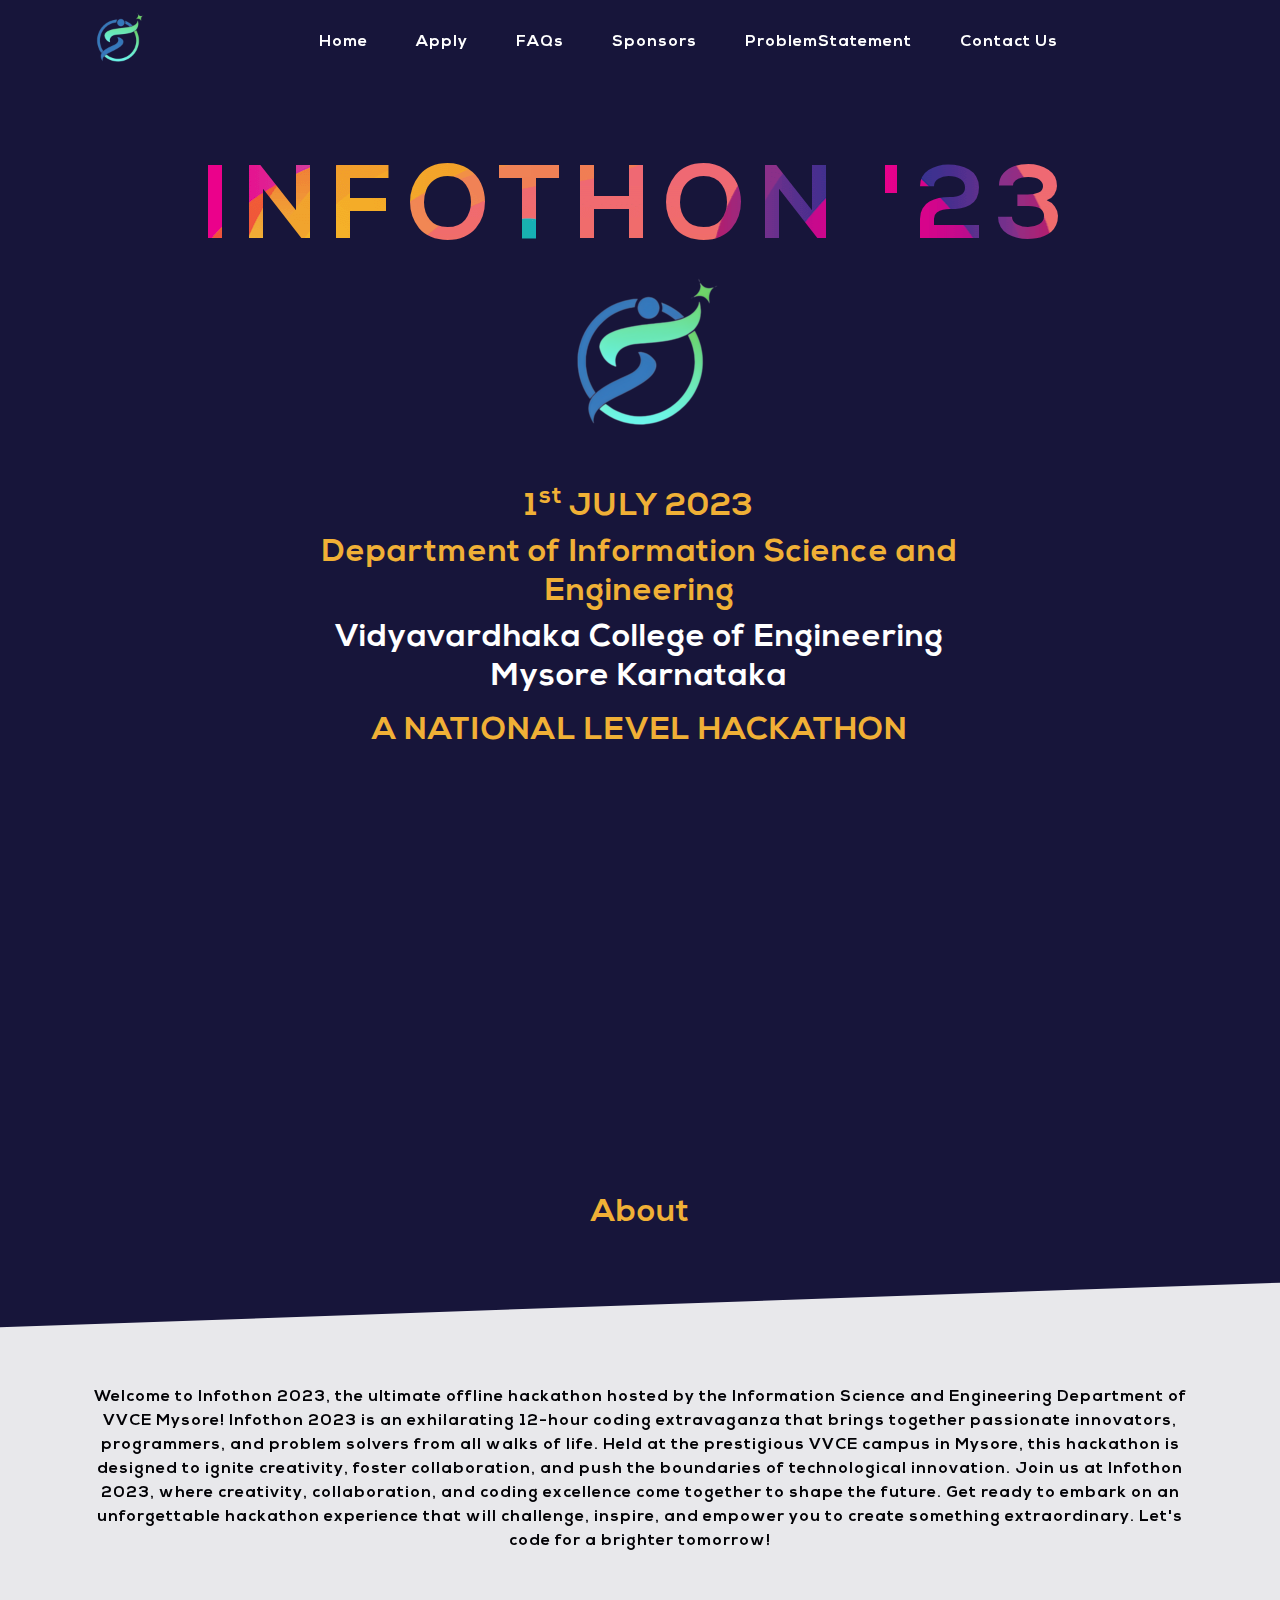
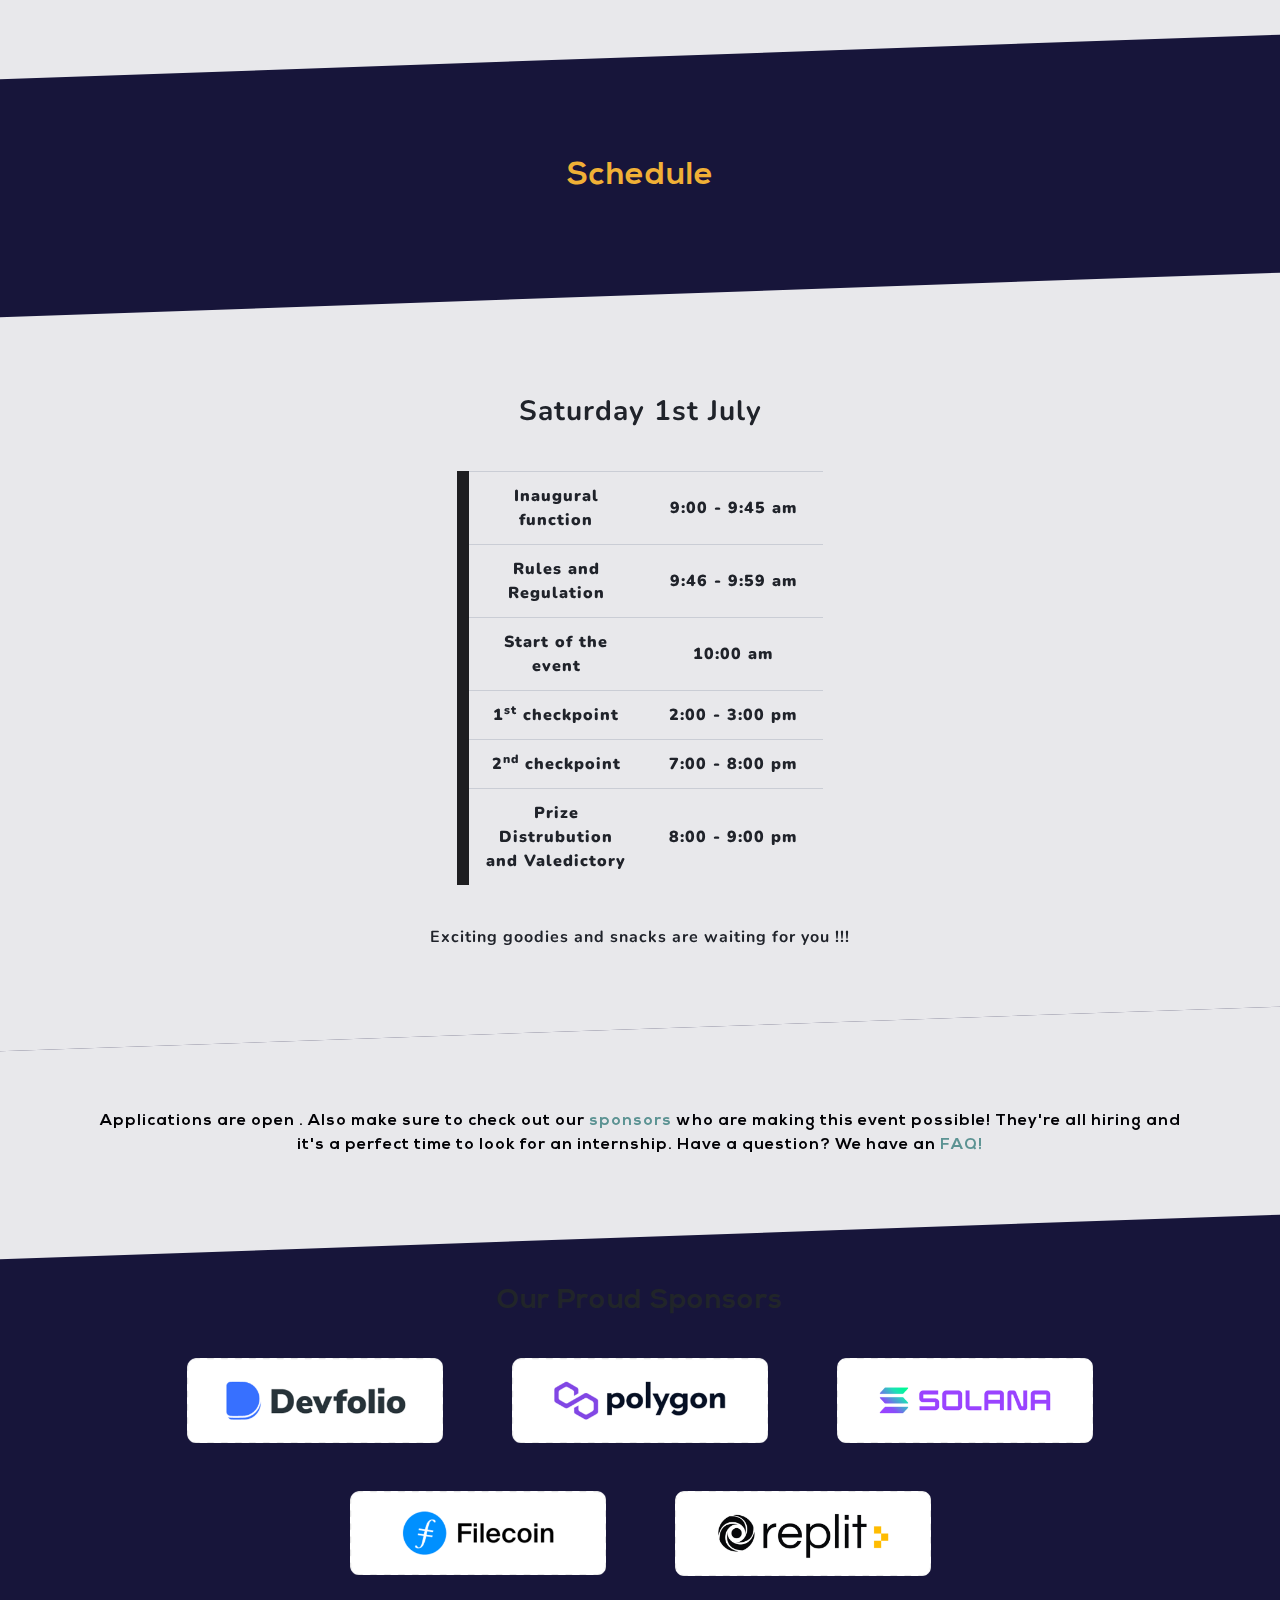
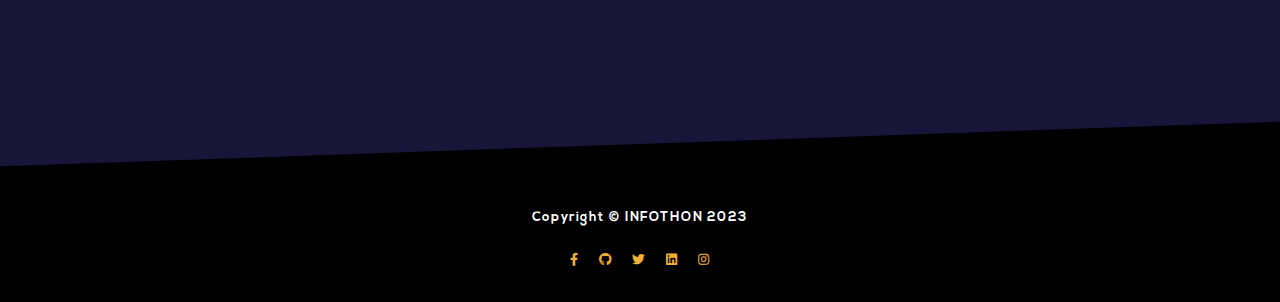
<file: index.html>
<!DOCTYPE html>
<html lang="en">

	<head>

		<meta charset="utf-8">
		<meta name="viewport" content="width=device-width, initial-scale=1, shrink-to-fit=no, minimum-scale=1.0, maximum-scale=1.0, user-scalable=no">
		<meta name="title" content="INFOTHON 2023">
		<meta name="description" content="INFOTHON | 1st JULY">
		<meta name="author" content="INFOTHON">
		<meta name="keywords" content="INFOTHON 2023">
		<title>INFOTHON 2023</title>

		
		<link href="vendor/bootstrap/css/bootstrap.min.css" rel="stylesheet">
		
		
		<link href="vendor/fontawesome-free/css/all.min.css" rel="stylesheet">
		<link href="https://fonts.googleapis.com/css?family=Varela+Round" rel="stylesheet">
		<link href="https://fonts.googleapis.com/css?family=Nunito:200,200i,300,300i,400,400i,600,600i,700,700i,800,800i,900,900i" rel="stylesheet">

		
		<link href="css/grayscale.min.css" rel="stylesheet">
		<link href="css/custom.css" rel="stylesheet">
		
		<link rel="shortcut icon" type="image/x-icon" href="img/favicon_io/info.ico">

	</head>

	

	<body id="page-top">
		
		<nav class="navbar navbar-expand-lg navbar-light fixed-top" id="mainNav">
			<div id="navbar-container" class="container">
				<div id="navbar-top-menu">
					<div class="d-flex align-items-center justify-content-between">
						<a class="navbar-brand js-scroll-trigger" href="index.html">
							<div class="title-icon"></div>
						</a>
						<button class="navbar-toggler nexa" type="button" data-toggle="collapse" data-target="#navbarResponsive" aria-controls="navbarResponsive" aria-expanded="false" aria-label="Toggle navigation">
							Menu
							<i class="fas fa-bars"></i>
						</button>
					</div>
				</div>
				<div class="collapse navbar-collapse" id="navbarResponsive">
					<ul id="navbar-buttons" class="navbar-nav ml-auto">
						<li class="nav-item">
							<a class="nav-link js-scroll-trigger nexa" href="index.html">Home</a>
						</li>
						<li class="nav-item">
							<a class="nav-link js-scroll-trigger nexa" href="http://infothon2023.devfolio.co">Apply</a>
						</li>
						<li class="nav-item">
							<a class="nav-link js-scroll-trigger nexa" href="faqs.html">FAQs</a>
						</li>
						<li class="nav-item">
							<a class="nav-link js-scroll-trigger nexa" href="sponsors.html">Sponsors</a>
						</li>
							<li class="nav-item">
							<a class="nav-link js-scroll-trigger nexa" href="prbs.html">ProblemStatement</a>
						</li>						
						<li class="nav-item" id="team">
							<a class="nav-link js-scroll-trigger nexa" href="contactus.html">Contact Us</a>
						</li>
					</ul>
				</div>
			</div>
		</nav>
		
		

		<div class="masthead">
			<div class="container d-flex h-100 align-items-center">
				<div class="mx-auto text-center no-select">
					<h1 class="mx-auto my-0 title-text">INFOTHON '23</h1>
					<img  src="img/favicon_io/info.png">
					<br><br>
					<h2 class="orange mx-auto mt-2 mb-1 sub-heading" style="width: 100%;">1<sup>st</sup> JULY 2023</h2>
					<h2 class="orange mx-auto mt-2 mb-1 sub-heading" style="width: 100%;">Department of Information Science and Engineering</h2>
					<h2 class="white mx-auto mt-2 mb-3 sub-heading" style="width: 100%;">Vidyavardhaka College of Engineering Mysore Karnataka</h2>
					<div>
					<h2 href="" class="orange mx-auto sub-heading" style="z-index: 1; position: relative;">A NATIONAL LEVEL HACKATHON</h2>
					</div>
				</div>
			</div>
		</div>
		<body>
		<script defer async src="https://apply.devfolio.co/v2/sdk.js"></script>
	<div class="button-container">
		<div 
		class="apply-button" 
		data-hackathon-slug="infothon2023" 
		data-button-theme="light"
		style="height: 44px; width: 312px">
	</div>
	</div>
	</body>

		
		<section class="text-center">
		
			<section>
			
				<h1 class="sub-heading diagonal-text orange sub-heading-title">About</h1>
				
			</section>
			
			<section class="diagonal-section white-bg">
			
				<div class="mx-auto diagonal-section-content">
					<div class="container nexa">
						<p class="black bold">Welcome to Infothon 2023, the ultimate offline hackathon hosted by the Information Science  and Engineering Department of VVCE Mysore! 

							Infothon 2023 is an exhilarating 12-hour coding extravaganza that brings together passionate innovators, programmers, and problem solvers from all walks of life. Held at the prestigious VVCE campus in Mysore, this hackathon is designed to ignite creativity, foster collaboration, and push the boundaries of technological innovation. Join us at Infothon 2023, where creativity, collaboration, and coding excellence come together to shape the future. Get ready to embark on an unforgettable hackathon experience that will challenge, inspire, and empower you to create something extraordinary. Let's code for a brighter tomorrow!
						<br><br>
						</p>
					</div>
				</div>
				
			</section>
			<section>
				<h1 class="sub-heading diagonal-text orange sub-heading-title" style="padding-bottom: 100px; padding-top: 100px; margin-bottom: 0;">Schedule</h1>
			</section>
			<section class="diagonal-section white-bg">
					<div class="mx-auto diagonal-section-content">
						<div class="schedule">
							<div id="schedSat">
								<h3 style="font-weight: bold;">Saturday 1st July</h3>
								<br>
		
								<table class="table table-hover">
									<tr>
										<td>Inaugural function</td>
										<td>9:00 - 9:45 am</td>
									</tr>

									<tr>
										<td>Rules and Regulation</td>
										<td>9:46 - 9:59 am</td>
									</tr>
									<tr>
										<td>Start of the event</td>
										<td>10:00 am</td>
									</tr>
									<tr>
										<td>1<sup>st</sup> checkpoint</td>
										<td>2:00 - 3:00 pm</td>
									</tr>
									<tr>
										<td>2<sup>nd</sup> checkpoint</td>
										<td>7:00 - 8:00 pm</td>
									</tr>
									
									<tr>
										<td>Prize Distrubution and Valedictory</td>
										<td>8:00 - 9:00 pm</td>
									</tr>
									
								</table>
									
								
							</div>
							</div>
						<br>
						<p style="font-weight: bold;">Exciting goodies and snacks are waiting for you !!!</p>
					</div>
			</section>
			
			
			<section class="diagonal-section white-bg">
			
				<div class="mx-auto diagonal-section-content">
					<div class="container nexa">
						<p class="black bold">Applications are open . Also make sure to check out our <a href="sponsors.html">sponsors</a> who are making this event possible! They're all hiring and it's a perfect time to look for an internship. Have a question? We have an <a href="faqs.html">FAQ!</a></p>
					</div>
				</div>
				
			</section>
			<br>
			<br>

			<h3 class="sponsor-tier nexa">Our Proud Sponsors</h3>
			<div class="sponsor-img-container">
			  <a href="https://devfolio.co/"><img class="sponsors-img"  alt="DEVFOLIO-LOGO"  src="./img/devfolio.png" /></a>
			  <a href="https://polygon.technology/"><img class="sponsors-img" alt="POLYGON-LOGO" src="./img/polygon.png" /></a>
			  <a href="https://solana.com/"><img class="sponsors-img"  alt="SOLANA-LOGO" src="./img/solana1.png" /></a>
			<a href="https://filecoin.io/"><img class="sponsors-img"  alt="FILECOIN-LOGO"  src="./img/filecoin.png" /></a>
			<a href="https://replit.com/"><img class="sponsors-img"  alt="REPLIT-LOGO" src="./img/replit.png" /></a>
			<br>
			<br>
			</div>


			<section class="diagonal-section black-bg" style="height: 4em; opacity: 1;"></section>
			
			<section class="footer-section black-bg">
			
				<div style="padding-top: 0">
					<div class="small text-center white">
						<div class="social d-flex justify-content-center"></div>
						<div class="white mb-4 nexa">
							Copyright &copy; INFOTHON 2023
							</div>
							<a href="https://m.facebook.com/story.php?story_fbid=pfbid0m9GrS3xPCVngGAuogKsFLx3c3MfArTmwUCnWyzEm2sBYNxVzNmGcPpqvdEp2UpUTl&id=100093968881574&mibextid=Nif5oz" class="mx-2 orange-hover">
								<i class="fab fa-facebook-f"></i>
							  </a>
							  <a href="https://github.com/Infothon" class="mx-2 orange-hover">
								<i class="fab fa-github"></i>
							  </a>
							  <a href="https://twitter.com/InfothonIse/status/1670150370331590657?t=7y_FDpBAkSeybYAVcGqA2g&s=08" class="mx-2 orange-hover">
								<i class="fab fa-twitter"></i>
							  </a>
							  <a href="https://www.linkedin.com/posts/infothon_infothon-infothon2023-hackathon-activity-7075917823201460225-HL9a?utm_source=share&utm_medium=member_android" class="mx-2 orange-hover">
								<i class="fab fa-linkedin"></i>
							  </a>
							  <a href="https://instagram.com/infothon.vvce?igshid=MzNlNGNkZWQ4Mg==" class="mx-2 orange-hover">
											<i class="fab fa-instagram"></i>
										</a>
					</div>
				</div>
				
			</section>
			
		</section>

		<!-- Bootstrap core JavaScript -->
		<script src="vendor/jquery/jquery.min.js"></script>
		<script src="vendor/bootstrap/js/bootstrap.bundle.min.js"></script>

		<!-- Plugin JavaScript -->
		<script src="vendor/jquery-easing/jquery.easing.min.js"></script>

		<!-- Custom scripts for this template -->
		<script src="js/grayscale.js"></script>

		<!-- Custom javascript -->
		<script src="js/custom.js"></script>

		<!-- Particle library
		<script src="particles/particles.js"></script>
		<script src="particles/app.js"></script> -->
	</body>

</html>
</file>
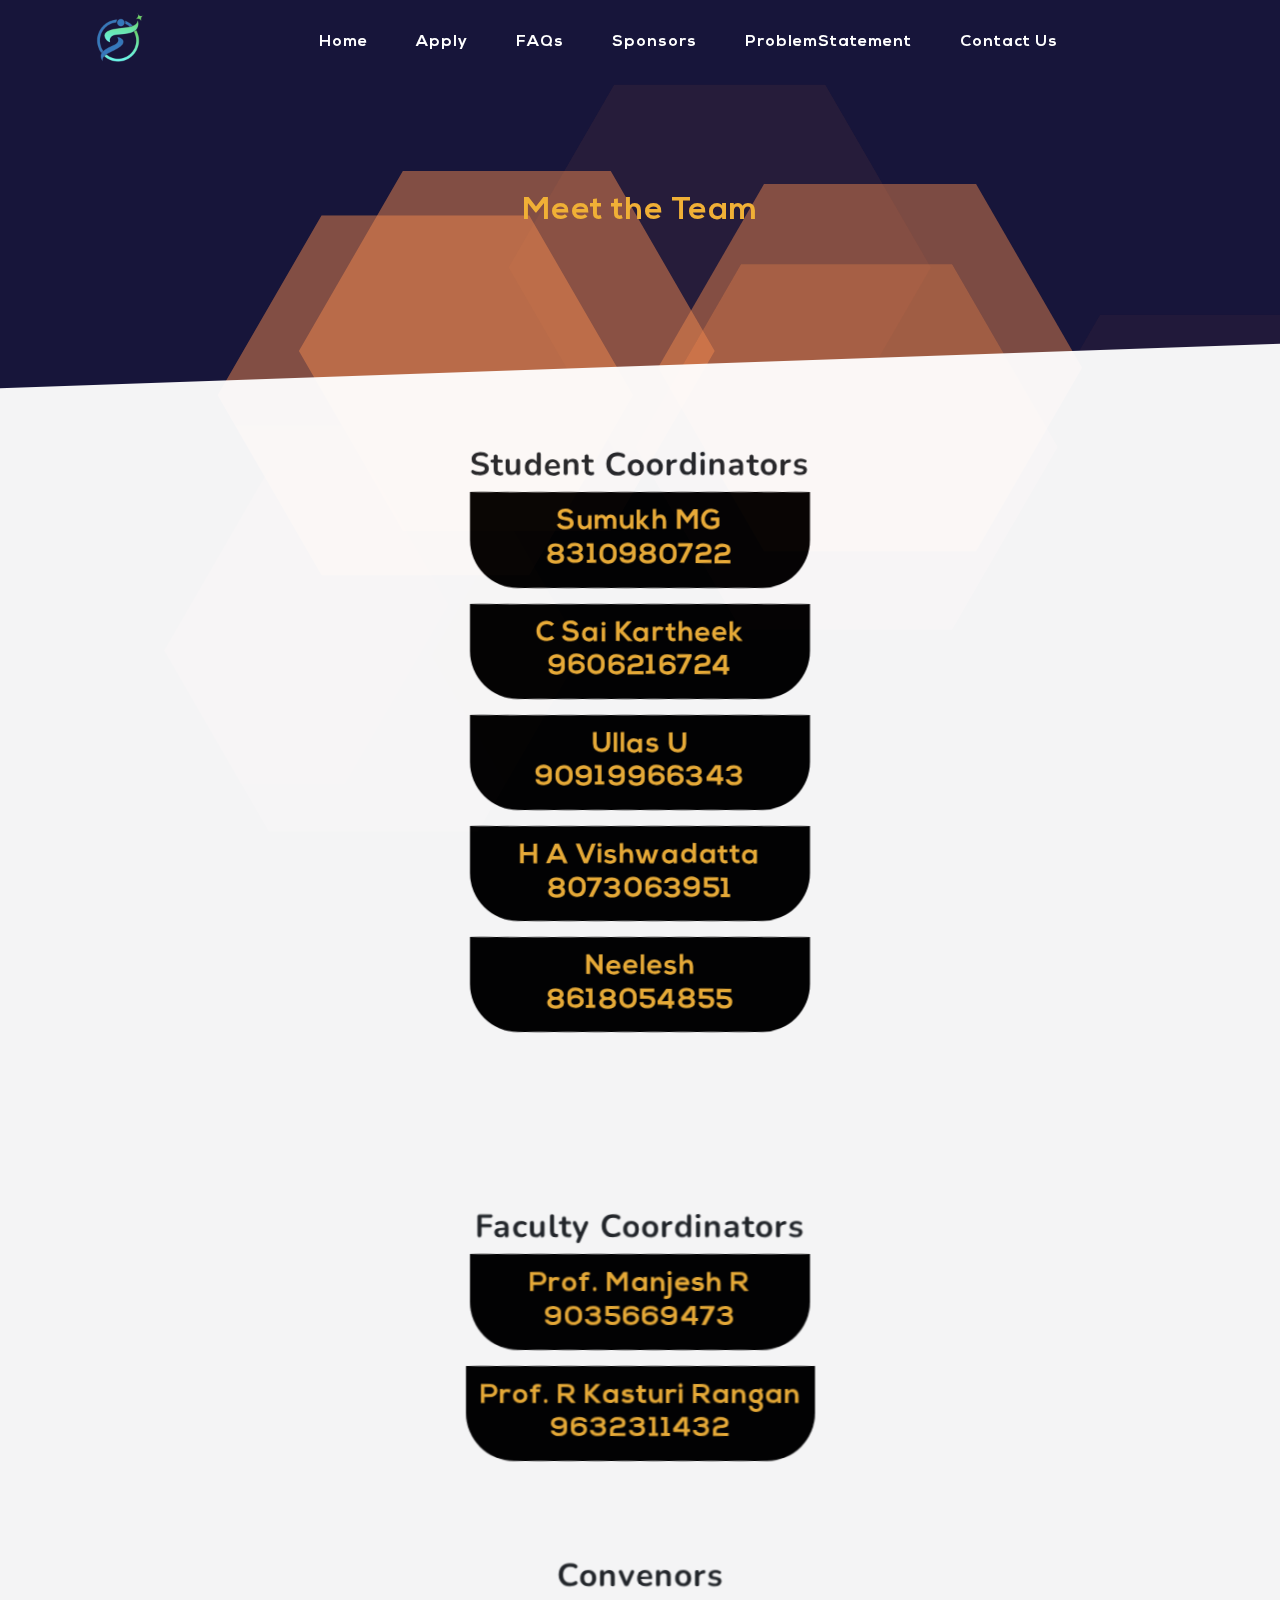
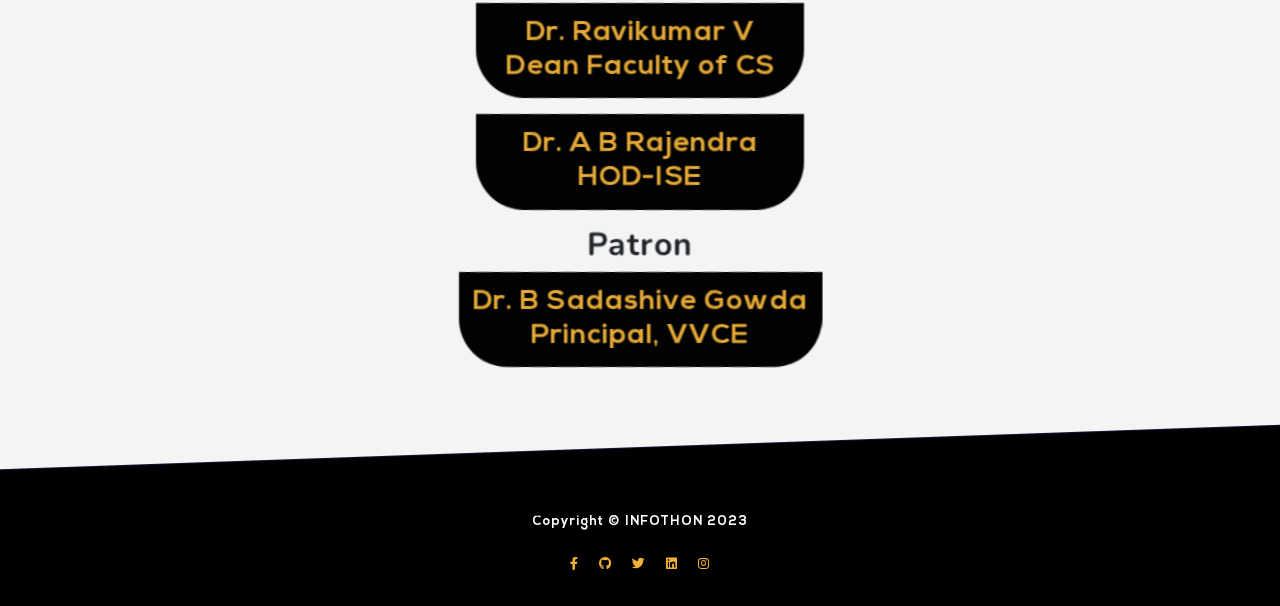
<file: contactus.html>
<!DOCTYPE html>
<html lang="en">

	<head>

		<meta charset="utf-8">
		<meta name="viewport" content="width=device-width, initial-scale=1, shrink-to-fit=no, minimum-scale=1.0, maximum-scale=1.0, user-scalable=no">
		<meta name="description" content="">
		<meta name="author" content="">

		<title>INFOTHON 2023</title>

		
		<link href="vendor/bootstrap/css/bootstrap.min.css" rel="stylesheet">

		
		<link href="vendor/fontawesome-free/css/all.min.css" rel="stylesheet">
		<link href="https://fonts.googleapis.com/css?family=Varela+Round" rel="stylesheet">
		<link href="https://fonts.googleapis.com/css?family=Nunito:200,200i,300,300i,400,400i,600,600i,700,700i,800,800i,900,900i" rel="stylesheet">

		
		<link href="css/grayscale.min.css" rel="stylesheet">
		<link href="css/custom.css" rel="stylesheet">
		
		<link rel="shortcut icon" type="image/x-icon" href="img/favicon_io/info.ico">

	</head>

	
	<body id="page-top">

		<nav class="navbar navbar-expand-lg navbar-light fixed-top" id="mainNav">
			<div id="navbar-container" class="container">
				<div id="navbar-top-menu">
					<div class="d-flex align-items-center justify-content-between">
						<a class="navbar-brand js-scroll-trigger" href="index.html">
							<div class="title-icon"></div>
						</a>
						<button class="navbar-toggler nexa" type="button" data-toggle="collapse" data-target="#navbarResponsive" aria-controls="navbarResponsive" aria-expanded="false" aria-label="Toggle navigation">
							Menu
							<i class="fas fa-bars"></i>
						</button>
					</div>
				</div>
				<div class="collapse navbar-collapse" id="navbarResponsive">
					<ul id="navbar-buttons" class="navbar-nav ml-auto">
						<li class="nav-item">
							<a class="nav-link js-scroll-trigger nexa" href="index.html">Home</a>
						</li>
						<li class="nav-item">
							<a class="nav-link js-scroll-trigger nexa" href="http://infothon2023.devfolio.co">Apply</a>
						</li>
						<li class="nav-item">
							<a class="nav-link js-scroll-trigger nexa" href="faqs.html">FAQs</a>
						</li>
						<li class="nav-item">
							<a class="nav-link js-scroll-trigger nexa" href="sponsors.html">Sponsors</a>
						</li>
					<li class="nav-item">
					<a class="nav-link js-scroll-trigger nexa" href="prbs.html">ProblemStatement</a>
					</li>	
						<li class="nav-item" id="team">
							<a class="nav-link js-scroll-trigger nexa" href="contactus.html">Contact Us</a>
						</li>
					</ul>
				</div>
			</div>
		</nav>
	
		<div id="particles-js"></div>
		
		<section class="text-center">
	
			<section>
			
			  <h1 class="sub-heading diagonal-text orange" style="padding: 6em 0 4em 0;">Meet the Team</h1>
			  
			</section>
		
			<section class="diagonal-section white-bg" style="opacity: 0.95!important;">
			
			
				<div class="mx-auto diagonal-section-content">
					<div class="container" id="center">
						<h2><b>Student Coordinators</b></h2>
							<div class="col-xl-4">
								<div class="team-card">
									
									<div class="team-textbox">
										<h3 class="team-name nexa orange">Sumukh MG 8310980722</h3>										
									</div>
								</div>
							</div>
							<div class="col-xl-4">
								<div class="team-card">
									<div class="team-textbox">
										<h3 class="team-name nexa orange">C Sai Kartheek 9606216724</h3>										
										</div>
									</div>
								</div>
							
							<div class="col-xl-4">
								<div class="team-card">									
									<div class="team-textbox">
										<h3 class="team-name nexa orange">Ullas U 90919966343</h3>										
									</div>
								</div>
							</div>
		
						
							<div class="col-xl-4">
								<div class="team-card">
									
									<div class="team-textbox">
										<h3 class="team-name nexa orange">H A Vishwadatta 8073063951</h3>
										
									</div>
								</div>
							</div>
							<div class="col-xl-4">
								<div class="team-card">
									
									<div class="team-textbox">
										<h3 class="team-name nexa orange">Neelesh <br>8618054855</h3>
										
									</div>
								</div>
							</div>
						</div>
					
</div>
				<div class="mx-auto diagonal-section-content">
					<div class="container" id="center">
						<h2><b>Faculty Coordinators</b></h2>
							<div class="col-xl-4">
								<div class="team-card">
									
									<div class="team-textbox">
										<h3 class="team-name nexa orange">Prof. Manjesh R  9035669473</h3>										
									</div>
								</div>
							</div>
							<div class="">
								<div class="team-card">
									<div class="team-textbox">
										<h3 class="team-name nexa orange" id="principal">Prof. R Kasturi Rangan  <br> 9632311432</h3>										
										</div>
									</div>
								</div>
								<br>
								<br>
								<br>
								<br>
								
									<div class="container" id="center">
										<h2><b>Convenors</b></h2>
											<div class="col-xl-4">
												<div class="team-card">
													
													<div class="team-textbox">
														<h3 class="team-name nexa orange">Dr. Ravikumar V <br> Dean Faculty of CS
														</h3>										
													</div>
												</div>
											</div>
											<div class="col-xl-4">
												<div class="team-card">
													<div class="team-textbox">
														<h3 class="team-name nexa orange">Dr. A B Rajendra <br> HOD-ISE</h3>										
														</div>
													</div>
												</div>
												<div class="container" id="center">
													<h2><b>Patron</b></h2>
														<div class="">
															<div class="team-card">
																
																<div class="team-textbox" >
												<h3 class="team-name nexa orange" id="principal">Dr. B Sadashive Gowda<br>Principal, VVCE
																	</h3>										
																</div>
															</div>
														</div>
					
				
			</section>
		
			<section class="diagonal-section black-bg" style="height: 4em; opacity: 1;"></section>
		
			<section class="footer-section black-bg">
			
				<div style="padding-top: 0">
					<div class="small text-center white">
						<div class="social d-flex justify-content-center"></div>
						<div class="white mb-4 nexa">
							Copyright &copy; INFOTHON 2023
						</div>
						<a href="https://m.facebook.com/story.php?story_fbid=pfbid0m9GrS3xPCVngGAuogKsFLx3c3MfArTmwUCnWyzEm2sBYNxVzNmGcPpqvdEp2UpUTl&id=100093968881574&mibextid=Nif5oz" class="mx-2 orange-hover">
							<i class="fab fa-facebook-f"></i>
						  </a>
						  <a href="https://github.com/Infothon" class="mx-2 orange-hover">
							<i class="fab fa-github"></i>
						  </a>
						  <a href="https://twitter.com/InfothonIse/status/1670150370331590657?t=7y_FDpBAkSeybYAVcGqA2g&s=08" class="mx-2 orange-hover">
							<i class="fab fa-twitter"></i>
						  </a>
						  <a href="https://www.linkedin.com/posts/infothon_infothon-infothon2023-hackathon-activity-7075917823201460225-HL9a?utm_source=share&utm_medium=member_android" class="mx-2 orange-hover">
							<i class="fab fa-linkedin"></i>
						  </a>
						  <a href="https://instagram.com/infothon.vvce?igshid=MzNlNGNkZWQ4Mg==" class="mx-2 orange-hover">
										<i class="fab fa-instagram"></i>
									</a>
					</div>
				</div>
				
			</section>
		
		</section>

		<!-- Bootstrap core JavaScript -->
		<script src="vendor/jquery/jquery.min.js"></script>
		<script src="vendor/bootstrap/js/bootstrap.bundle.min.js"></script>

		<!-- Plugin JavaScript -->
		<script src="vendor/jquery-easing/jquery.easing.min.js"></script>

		<!-- Custom scripts for this template -->
		<script src="js/grayscale.js"></script>

		<!-- Custom javascript -->
		<script src="js/custom.js"></script>

		<!-- Particle library -->
		<script src="particles/particles.js"></script>
		<script src="particles/app.js"></script>

	</body>

</html>
</file>
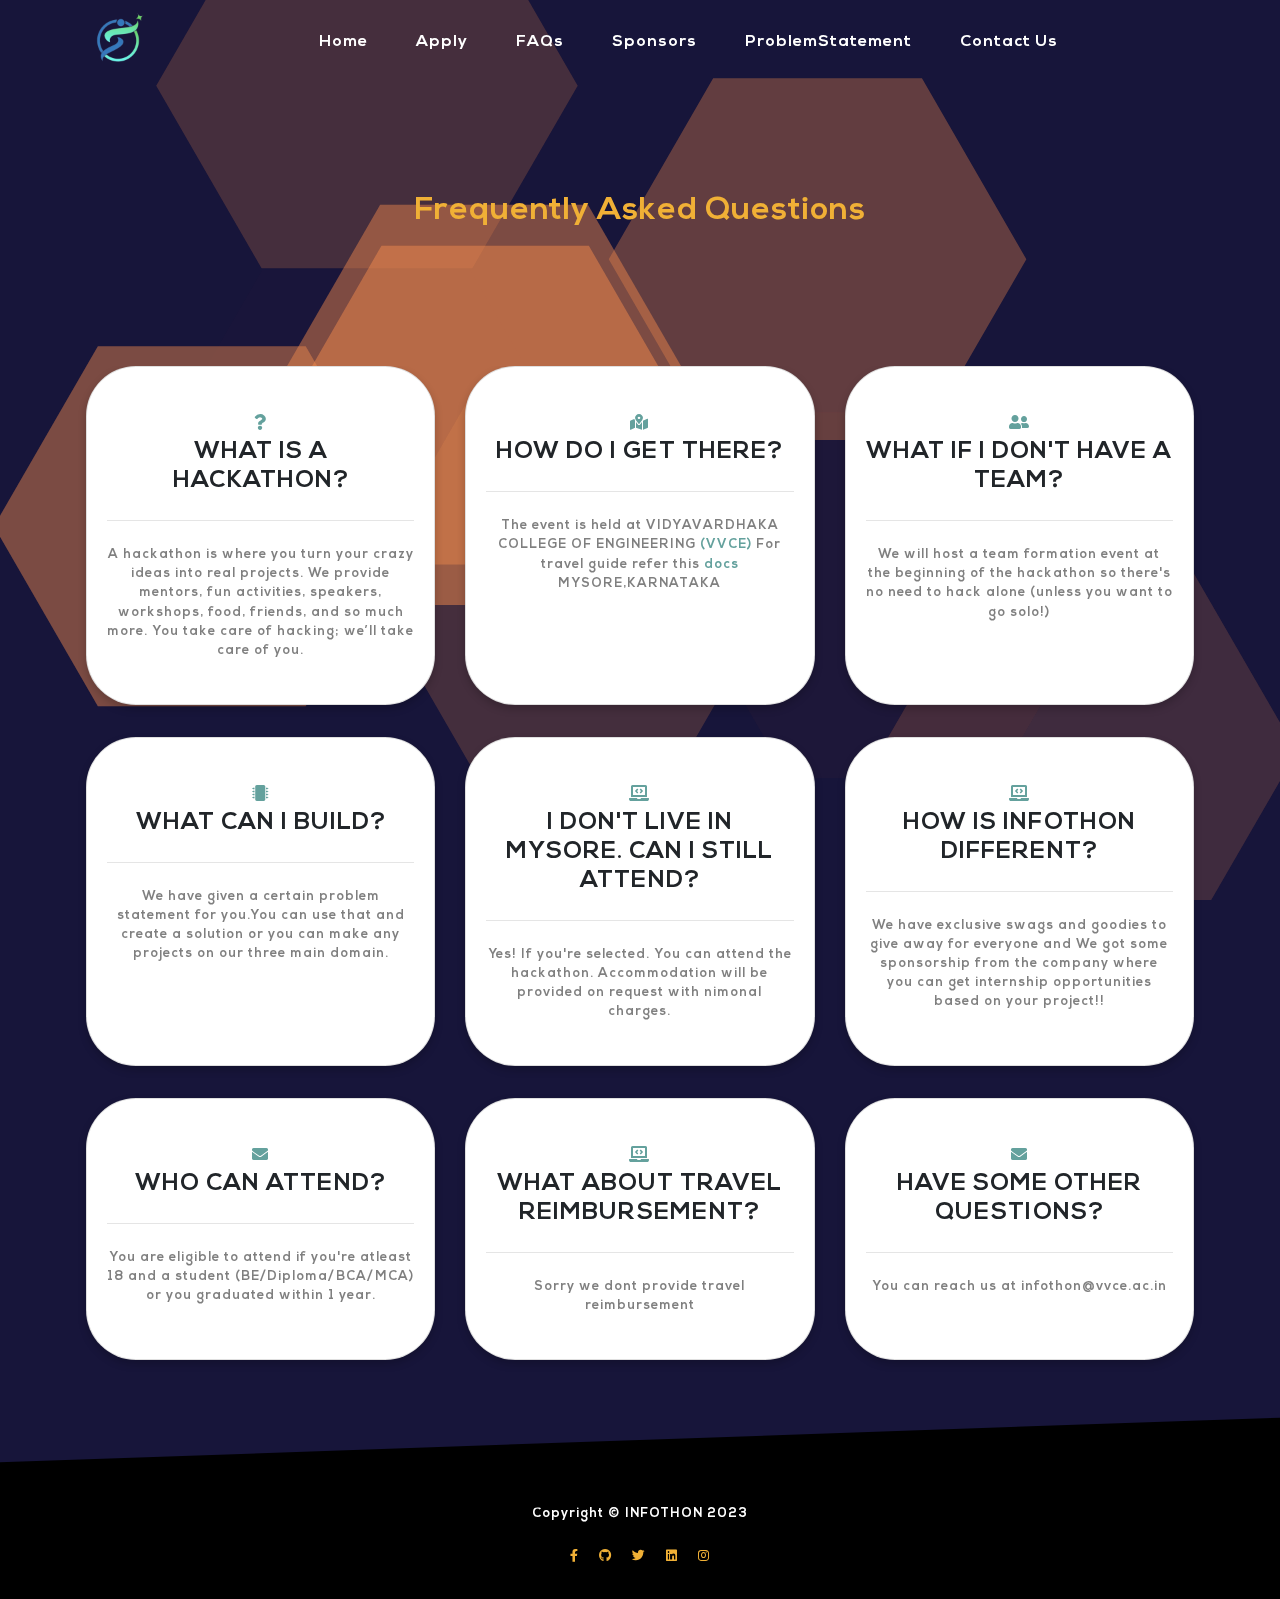
<file: faqs.html>
<!DOCTYPE html>
<html lang="en">

	<head>

		<meta charset="utf-8">
		<meta name="viewport" content="width=device-width, initial-scale=1, shrink-to-fit=no, minimum-scale=1.0, maximum-scale=1.0, user-scalable=no">
		<title>INFOTHON 2023</title>
	
		<!-- Bootstrap core CSS -->
		<link href="vendor/bootstrap/css/bootstrap.min.css" rel="stylesheet">

		<!-- Custom fonts for this template -->
		<link href="vendor/fontawesome-free/css/all.min.css" rel="stylesheet">
		<link href="https://fonts.googleapis.com/css?family=Varela+Round" rel="stylesheet">
		<link href="https://fonts.googleapis.com/css?family=Nunito:200,200i,300,300i,400,400i,600,600i,700,700i,800,800i,900,900i" rel="stylesheet">

		<!-- Custom styles for this template -->
		<link href="css/grayscale.min.css" rel="stylesheet">
		<link href="css/custom.css" rel="stylesheet">
		<!-- Favicon for CreatED 2020 -->
		<link rel="shortcut icon" type="image/x-icon" href="img/favicon_io/favicon.ico">

	</head>

	
	<body id="page-top">

		<nav class="navbar navbar-expand-lg navbar-light fixed-top" id="mainNav">
			<div id="navbar-container" class="container">
				<div id="navbar-top-menu">
					<div class="d-flex align-items-center justify-content-between">
						<a class="navbar-brand js-scroll-trigger" href="index.html">
							<div class="title-icon"></div>
						</a>
						<button class="navbar-toggler nexa" type="button" data-toggle="collapse" data-target="#navbarResponsive" aria-controls="navbarResponsive" aria-expanded="false" aria-label="Toggle navigation">
							Menu
							<i class="fas fa-bars"></i>
						</button>
					</div>
				</div>
				<div class="collapse navbar-collapse" id="navbarResponsive">
					<ul id="navbar-buttons" class="navbar-nav ml-auto">
						<li class="nav-item">
							<a class="nav-link js-scroll-trigger nexa" href="index.html">Home</a>
						</li>
						<li class="nav-item">
							<a class="nav-link js-scroll-trigger nexa" href="http://infothon2023.devfolio.co">Apply</a>
						</li>
						<li class="nav-item">
							<a class="nav-link js-scroll-trigger nexa" href="faqs.html">FAQs</a>
						</li>
						<li class="nav-item">
							<a class="nav-link js-scroll-trigger nexa" href="sponsors.html">Sponsors</a>
						</li>
					</li>
					<li class="nav-item">
					<a class="nav-link js-scroll-trigger nexa" href="prbs.html">ProblemStatement</a>
				</li>	

						<li class="nav-item" id="team">
							<a class="nav-link js-scroll-trigger nexa" href="contactus.html">Contact Us</a>
						</li>
					</ul>
				</div>
			</div>
		</nav>
		
		<div id="particles-js"></div>

		<section class="text-center">

			<section>
			
			  <h1 class="sub-heading diagonal-text orange" style="padding: 6em 0 4em 0;">Frequently Asked Questions</h1>
			  
			</section>
		
			<section class="container" style="padding-bottom: 3em;">
			
				<div class="row">
				
					<div class="col-md-4 mb-3 mb-md-0 faq-bubble">
						<div class="card py-4 h-100">
							<div class="card-body text-center">
								<i class="fas fa-question text-primary mb-2"></i>
								<h4 class="text-uppercase m-0 nexa">What is a hackathon?</h4>
								<hr class="my-4">
								<div class="small text-black-50 nexa">
									A hackathon is where you turn your crazy ideas into real projects. We provide mentors, fun activities, speakers, workshops, food, friends, and so much more. You take care of hacking; we’ll take care of you.
								</div>
							</div>
						</div>
					</div>

					<div class="col-md-4 mb-3 mb-md-0 faq-bubble">
						<div class="card py-4 h-100">
							<div class="card-body text-center">
								<i class="fas fa-map-marked-alt text-primary mb-2"></i>
								<h4 class="text-uppercase m-0 nexa">How do I get there?</h4>
								<hr class="my-4">
								<div class="small text-black-50 nexa">
									The event is held at VIDYAVARDHAKA COLLEGE OF ENGINEERING <a href="https://goo.gl/maps/xPCVU9gtpRbQqfvx8"> (VVCE) </a>For travel guide refer this <a href="https://docs.google.com/document/d/1qDiM2G70e05x8Bym3DD7agnt7S__ZYiC/edit?usp=sharing&ouid=111168180319021486544&rtpof=true&sd=true">docs</a> MYSORE,KARNATAKA </Abbr>
								</div>
							</div>
						</div>
					</div>

					<div class="col-md-4 mb-3 mb-md-0 faq-bubble">
						<div class="card py-4 h-100">
							<div class="card-body text-center">
								<i class="fas fa-user-friends text-primary mb-2"></i>
								<h4 class="text-uppercase m-0 nexa">What if I don't have a team?</h4>
								<hr class="my-4">
								<div class="small text-black-50 nexa">
									We will host a team formation event at the beginning of the hackathon so there's no need to hack alone (unless you want to go solo!)
								</div>
							</div>
						</div>
					</div>

					<div class="col-md-4 mb-3 mb-md-0 faq-bubble">
						<div class="card py-4 h-100">
							<div class="card-body text-center">
								<i class="fas fa-microchip text-primary mb-2"></i>
								<h4 class="text-uppercase m-0 nexa">What can I build?</h4>
								<hr class="my-4">
								<div class="small text-black-50 nexa">
									We have given a certain problem statement for you.You can use that and create a solution or you can make any projects on our three main domain.
								</div>
							</div>
						</div>
					</div>


					<div class="col-md-4 mb-3 mb-md-0 faq-bubble">
						<div class="card py-4 h-100">
							<div class="card-body text-center">
								<i class="fas fa-laptop-code text-primary mb-2"></i>
								<h4 class="text-uppercase m-0 nexa">I don't live in Mysore. Can I still attend?</h4>
								<hr class="my-4">
								<div class="small text-black-50 nexa">
									Yes! If you're selected. You can attend the hackathon. Accommodation will be provided on request with nimonal charges. 
								</div>
							</div>
						</div>
					</div>

					<div class="col-md-4 mb-3 mb-md-0 faq-bubble">
						<div class="card py-4 h-100">
							<div class="card-body text-center">
								<i class="fas fa-laptop-code text-primary mb-2"></i>
								<h4 class="text-uppercase m-0 nexa">How is Infothon different?</h4>
								<hr class="my-4">
								<div class="small text-black-50 nexa">
									We have exclusive swags and goodies to give away for everyone and We got some sponsorship from the company where you can get internship opportunities based on your project!!
								</div>
							</div>
						</div>
					</div>


					<div class="col-md-4 mb-3 mb-md-0 faq-bubble">
						<div class="card py-4 h-100">
							<div class="card-body text-center">
								<i class="fas fa-envelope text-primary mb-2"></i>
								<h4 class="text-uppercase m-0 nexa">Who can attend?</h4>
								<hr class="my-4">
								<div class="small text-black-50 nexa">
									You are eligible to attend if you're atleast 18 and a student (BE/Diploma/BCA/MCA) or you graduated within 1 year.
								</div>
							</div>
						</div>
					</div>


					<div class="col-md-4 mb-3 mb-md-0 faq-bubble">
						<div class="card py-4 h-100">
							<div class="card-body text-center">
								<i class="fas fa-laptop-code text-primary mb-2"></i>
								<h4 class="text-uppercase m-0 nexa">What about travel reimbursement?</h4>
								<hr class="my-4">
								<div class="small text-black-50 nexa">
									Sorry we dont provide travel reimbursement
								</div>
							</div>
						</div>
					</div>



					<div class="col-md-4 mb-3 mb-md-0 faq-bubble">
						<div class="card py-4 h-100">
							<div class="card-body text-center">
								<i class="fas fa-envelope text-primary mb-2"></i>
								<h4 class="text-uppercase m-0 nexa">Have some other questions?</h4>
								<hr class="my-4">
								<div class="small text-black-50 nexa">
									You can reach us at infothon@vvce.ac.in
								</div>
							</div>
						</div>
					</div>
					
				</div>
				
			</section>
		
			<section class="diagonal-section black-bg" style="height: 4em; opacity: 1;"></section>
		
			<section class="footer-section black-bg">
			
				<div style="padding-top: 0">
					<div class="small text-center white">
						<div class="social d-flex justify-content-center"></div>
						<div class="white mb-4 nexa">
							Copyright &copy; INFOTHON 2023
						</div>
						<a href="https://m.facebook.com/story.php?story_fbid=pfbid0m9GrS3xPCVngGAuogKsFLx3c3MfArTmwUCnWyzEm2sBYNxVzNmGcPpqvdEp2UpUTl&id=100093968881574&mibextid=Nif5oz" class="mx-2 orange-hover">
							<i class="fab fa-facebook-f"></i>
						  </a>
						  <a href="https://github.com/Infothon" class="mx-2 orange-hover">
							<i class="fab fa-github"></i>
						  </a>
						  <a href="https://twitter.com/InfothonIse/status/1670150370331590657?t=7y_FDpBAkSeybYAVcGqA2g&s=08" class="mx-2 orange-hover">
							<i class="fab fa-twitter"></i>
						  </a>
						  <a href="https://www.linkedin.com/posts/infothon_infothon-infothon2023-hackathon-activity-7075917823201460225-HL9a?utm_source=share&utm_medium=member_android" class="mx-2 orange-hover">
							<i class="fab fa-linkedin"></i>
						  </a>
						  <a href="https://instagram.com/infothon.vvce?igshid=MzNlNGNkZWQ4Mg==" class="mx-2 orange-hover">
										<i class="fab fa-instagram"></i>
									</a>
					</div>
				</div>
				
			</section>
		
		</section>

		<!-- Bootstrap core JavaScript -->
		<script src="vendor/jquery/jquery.min.js"></script>
		<script src="vendor/bootstrap/js/bootstrap.bundle.min.js"></script>

		<!-- Plugin JavaScript -->
		<script src="vendor/jquery-easing/jquery.easing.min.js"></script>

		<!-- Custom scripts for this template -->
		<script src="js/grayscale.js"></script>

		<!-- Custom javascript -->
		<script src="js/custom.js"></script>

		<!-- Particle library -->
		<script src="particles/particles.js"></script>
		<script src="particles/app.js"></script>

	</body>

</html>
</file>
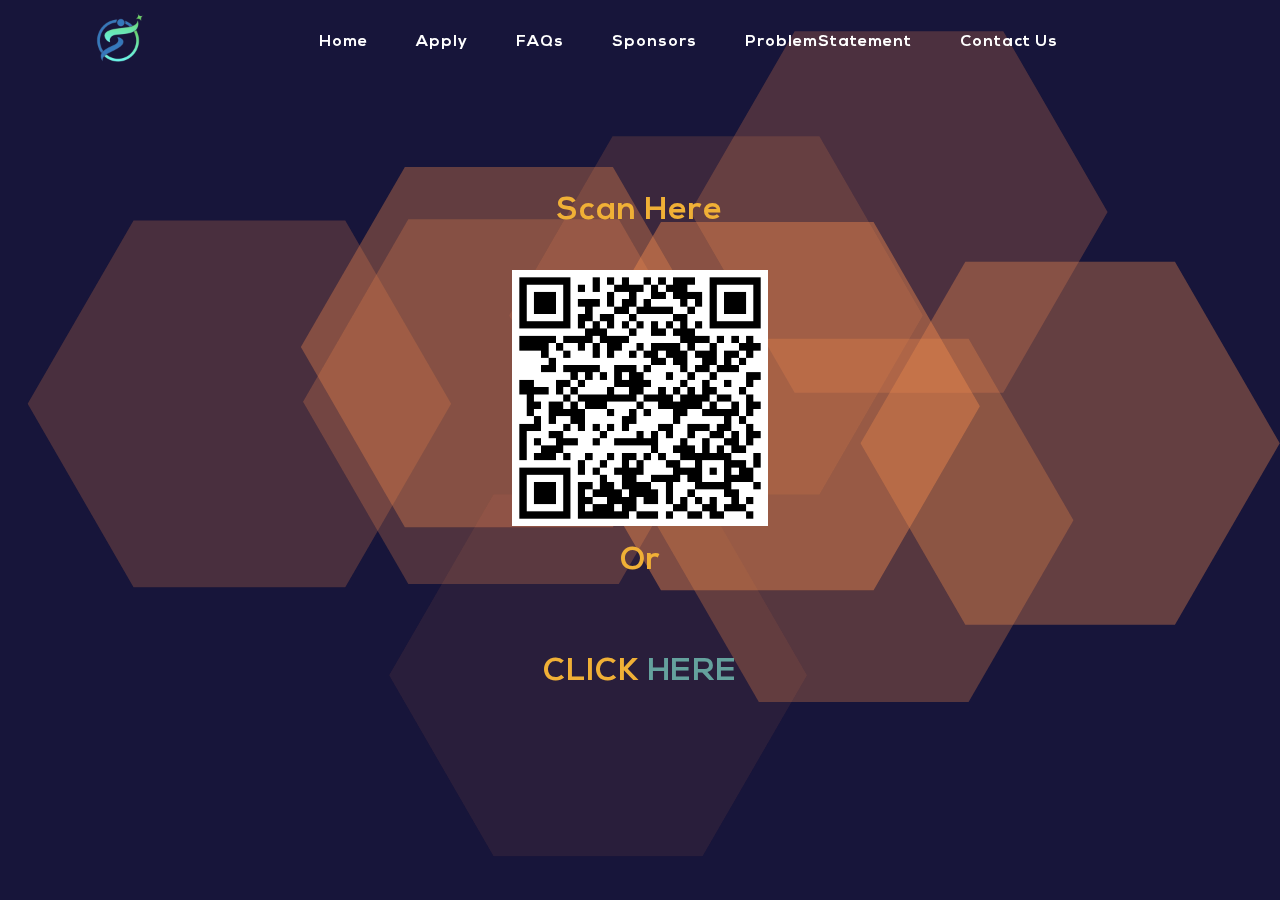
<file: prbs.html>
<!DOCTYPE html>
<html lang="en">

	<head>

		<meta charset="utf-8">
		<meta name="viewport" content="width=device-width, initial-scale=1, shrink-to-fit=no, minimum-scale=1.0, maximum-scale=1.0, user-scalable=no">


		<title>INFOTHON 2023</title>

		<!-- Bootstrap core CSS -->
		<link href="vendor/bootstrap/css/bootstrap.min.css" rel="stylesheet">

		<!-- Custom fonts for this template -->
		<link href="vendor/fontawesome-free/css/all.min.css" rel="stylesheet">
		<link href="https://fonts.googleapis.com/css?family=Varela+Round" rel="stylesheet">
		<link href="https://fonts.googleapis.com/css?family=Nunito:200,200i,300,300i,400,400i,600,600i,700,700i,800,800i,900,900i" rel="stylesheet">

		<!-- Custom styles for this template -->
		<link href="css/grayscale.min.css" rel="stylesheet">
		<link href="css/custom.css" rel="stylesheet">
		<!-- Favicon for CreatED 2020 -->
		<link rel="shortcut icon" type="image/x-icon" href="img/favicon_io/favicon.ico">

	</head>

	

	<body id="page-top">

		<nav class="navbar navbar-expand-lg navbar-light fixed-top" id="mainNav">
			<div id="navbar-container" class="container">
				<div id="navbar-top-menu">
					<div class="d-flex align-items-center justify-content-between">
						<a class="navbar-brand js-scroll-trigger" href="index.html">
							<div class="title-icon"></div>
						</a>
						<button class="navbar-toggler nexa" type="button" data-toggle="collapse" data-target="#navbarResponsive" aria-controls="navbarResponsive" aria-expanded="false" aria-label="Toggle navigation">
							Menu
							<i class="fas fa-bars"></i>
						</button>
					</div>
				</div>
				<div class="collapse navbar-collapse" id="navbarResponsive">
					<ul id="navbar-buttons" class="navbar-nav ml-auto">
						<li class="nav-item">
							<a class="nav-link js-scroll-trigger nexa" href="index.html">Home</a>
						</li>
						<li class="nav-item">
							<a class="nav-link js-scroll-trigger nexa" href="http://infothon2023.devfolio.co">Apply</a>
						</li>
					</li>
						<li>
						<li class="nav-item">
							<a class="nav-link js-scroll-trigger nexa" href="faqs.html">FAQs</a>
						</li>
						</li>
						<li class="nav-item">
							<a class="nav-link js-scroll-trigger nexa" href="sponsors.html">Sponsors</a>
						</li>
						<li class="nav-item">
							<a class="nav-link js-scroll-trigger nexa" href="prbs.html">ProblemStatement</a>
						</li>
						<li class="nav-item" id="team">
							<a class="nav-link js-scroll-trigger nexa" href="contactus.html">Contact Us</a>
						</li>
						
						
					</ul>
				</div>
			</div>
		</nav>
	
		<div id="particles-js"></div>
		
		<section class="text-center">
			  <h1 class="sub-heading diagonal-text orange" style="padding: 6em 0em 0;">
				Scan Here
			  </h1>
			  <img class="sponsors-img" src="INFO.png" />
			  <h1 class="sub-heading diagonal-text orange">Or</h1>
		      <h2 href="" class="orange mx-auto sub-heading" style="padding: 2em  0em 0;">CLICK <a href="https://docs.google.com/document/d/1VHXzCbc8lBw7Btk8QcheBha6XhnaFWOj/edit">HERE</a></h2>
		</section>

		<!-- Bootstrap core JavaScript -->
		<script src="vendor/jquery/jquery.min.js"></script>
		<script src="vendor/bootstrap/js/bootstrap.bundle.min.js"></script>

		<!-- Plugin JavaScript -->
		<script src="vendor/jquery-easing/jquery.easing.min.js"></script>

		<!-- Custom scripts for this template -->
		<script src="js/grayscale.js"></script>

		<!-- Custom javascript -->
		<script src="js/custom.js"></script>

		<!-- Particle library -->
		<script src="particles/particles.js"></script>
		<script src="particles/app.js"></script>

	</body>

</html>
</file>
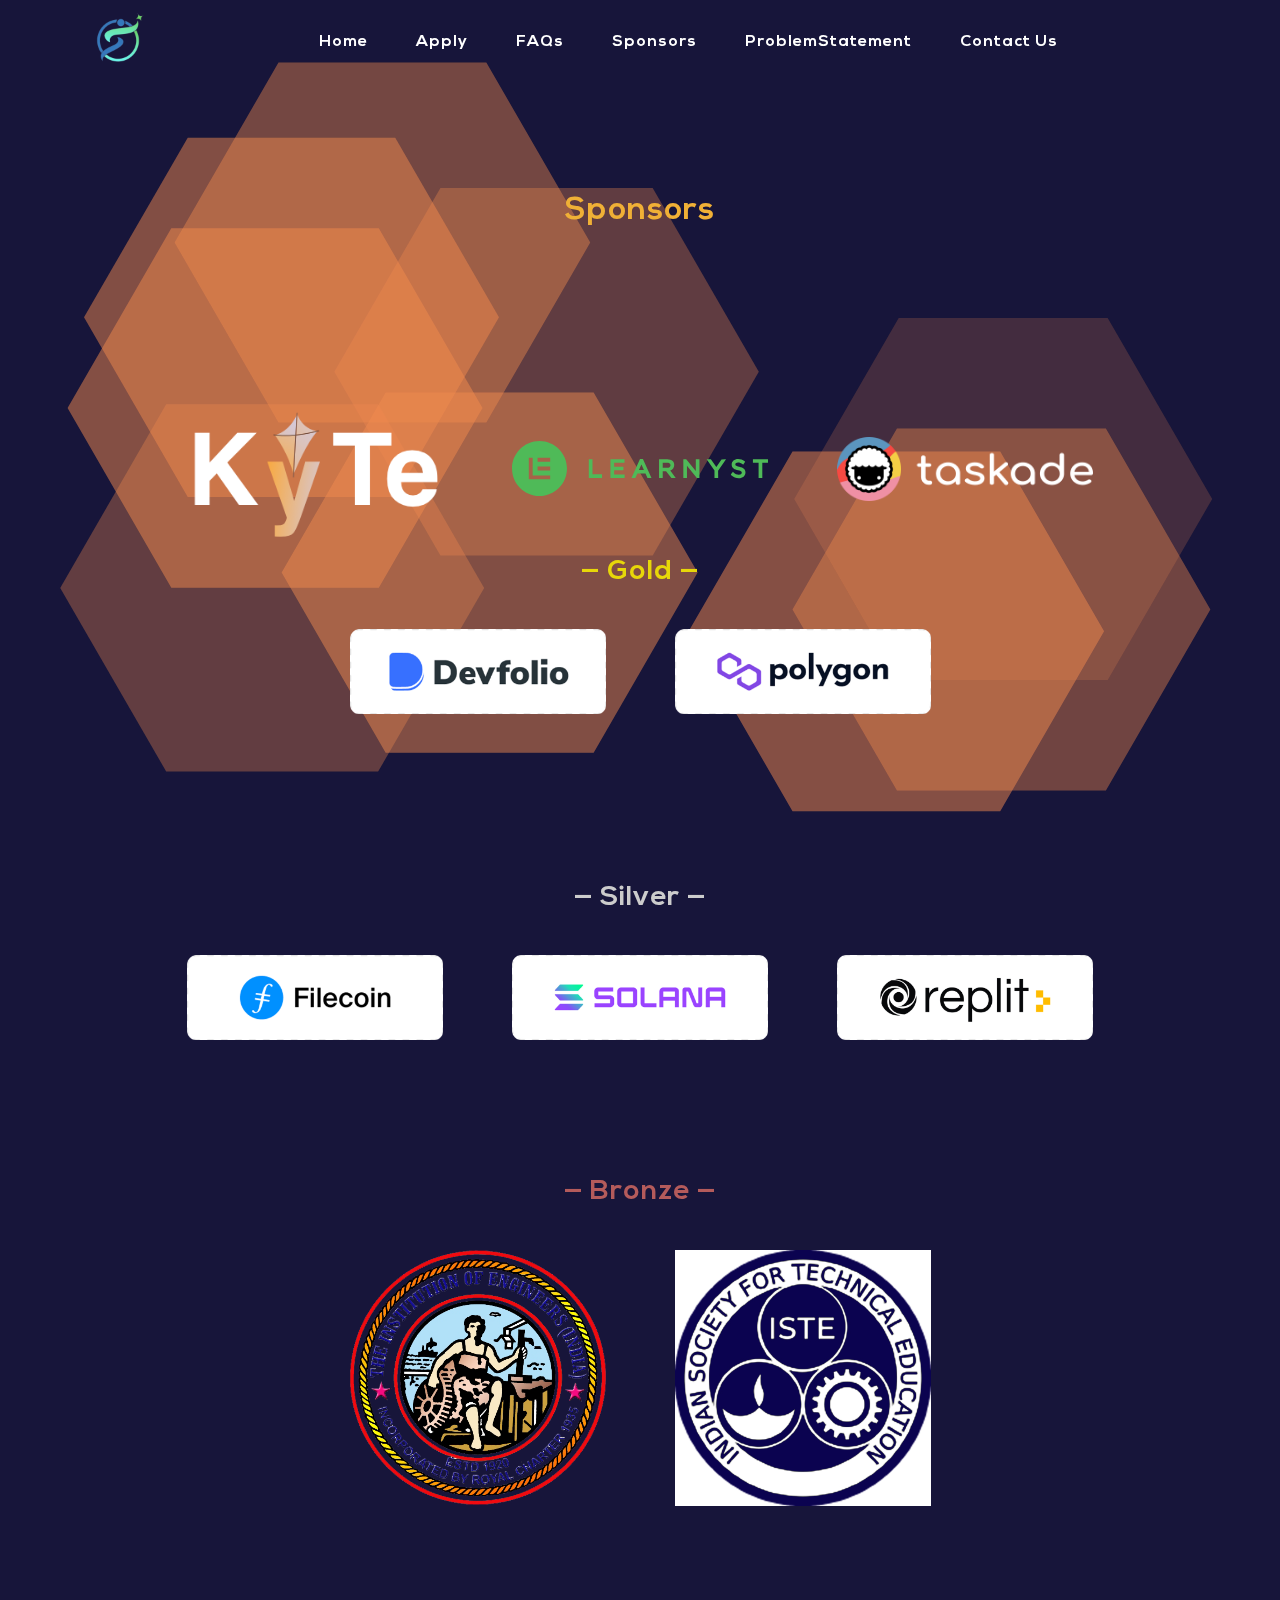
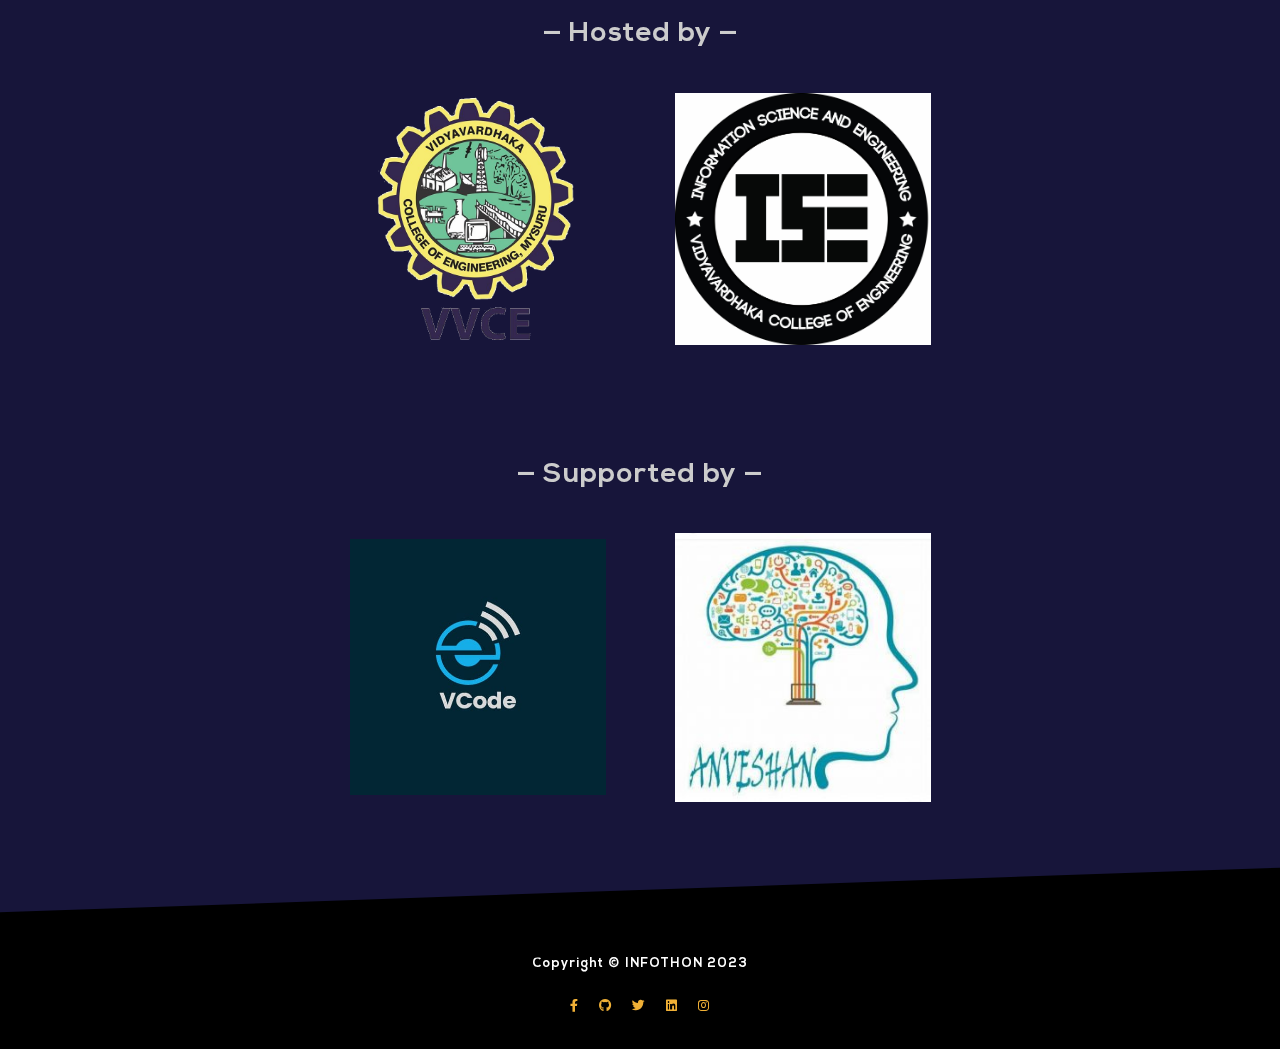
<file: sponsors.html>
<!DOCTYPE html>
<html lang="en">

<head>
  <meta charset="utf-8" />
  <meta name="viewport"
    content="width=device-width, initial-scale=1, shrink-to-fit=no, minimum-scale=1.0, maximum-scale=1.0, user-scalable=no" />

  <title>INFOTHON 2023</title>

  <!-- Bootstrap core CSS -->
  <link href="vendor/bootstrap/css/bootstrap.min.css" rel="stylesheet" />

  <!-- Custom fonts for this template -->
  <link href="vendor/fontawesome-free/css/all.min.css" rel="stylesheet" />
  <link href="https://fonts.googleapis.com/css?family=Varela+Round" rel="stylesheet" />
  <link
    href="https://fonts.googleapis.com/css?family=Nunito:200,200i,300,300i,400,400i,600,600i,700,700i,800,800i,900,900i"
    rel="stylesheet" />

  <!-- Custom styles for this template -->
  <link href="css/grayscale.min.css" rel="stylesheet" />
  <link href="css/custom.css" rel="stylesheet" />
  <!-- Favicon for CreatED 2020 -->
  <link rel="shortcut icon" type="image/x-icon" href="img/favicon_io/favicon.ico" />
</head>


<body id="page-top">
  <nav class="navbar navbar-expand-lg navbar-light fixed-top" id="mainNav">
    <div id="navbar-container" class="container">
      <div id="navbar-top-menu">
        <div class="d-flex align-items-center justify-content-between">
          <a class="navbar-brand js-scroll-trigger" href="index.html">
            <div class="title-icon"></div>
          </a>
          <button class="navbar-toggler nexa" type="button" data-toggle="collapse" data-target="#navbarResponsive"
            aria-controls="navbarResponsive" aria-expanded="false" aria-label="Toggle navigation">
            Menu
            <i class="fas fa-bars"></i>
          </button>
        </div>
      </div>
      <div class="collapse navbar-collapse" id="navbarResponsive">
        <ul id="navbar-buttons" class="navbar-nav ml-auto">
          <li class="nav-item">
            <a class="nav-link js-scroll-trigger nexa" href="index.html">Home</a>
          </li>
          <li class="nav-item">
            <a class="nav-link js-scroll-trigger nexa" href="http://infothon2023.devfolio.co">Apply</a>
          </li>
          <li class="nav-item">
            <a class="nav-link js-scroll-trigger nexa" href="faqs.html">FAQs</a>
          </li>
          <li class="nav-item">
            <a class="nav-link js-scroll-trigger nexa" href="sponsors.html">Sponsors</a>
          </li>
        </li>
   	 <li class="nav-item">
		<a class="nav-link js-scroll-trigger nexa" href="prbs.html">ProblemStatement</a>
	</li>	
          <li class="nav-item" id="team">
            <a class="nav-link js-scroll-trigger nexa" href="contactus.html">Contact Us</a>
          </li>
        </ul>
      </div>
    </div>
  </nav>

  <div id="particles-js"></div>

  <section class="text-center">
    <section>
      <h1 class="sub-heading diagonal-text orange" style="padding: 6em 0 4em 0;">
        Sponsors
      </h1>
    </section>
    <div class="sponsor-img-container" style="padding-bottom: 0px!important;">
      <a href="https://airlyft.one/#"><img class="sponsors-img"
src="./img/logo.png" /></a>
      <a href="https://www.learnyst.com/"><img class="sponsors-img" src="./img/Learnst.svg" /></a>
      <a href=""><img class="sponsors-img" src="./img/logo_taskade_white.png" /></a>
  </div>

         <h3 class="sponsor-tier nexa" style="color: #e7d709">— Gold —</h3>
          <div class="sponsor-img-container">
            <a href="https://devfolio.co/"><img class="sponsors-img" alt="DEVFOLIO LOGO" src="./img/devfolio.png" /></a>
            <a href="https://polygon.technology/"><img class="sponsors-img"  alt="POLYGON-LOGO" src="./img/polygon.png" /></a>
            <br>
            <br>
          </div>

          <h3 class="sponsor-tier nexa" style="color: #cccccc">— Silver —</h3>
          <div class="sponsor-img-container" style="padding-bottom: 0px!important;">
          <a href="https://filecoin.io/"><img class="sponsors-img" alt="FILECOIN-LOGO"  src="./img/filecoin.png" /></a>
          <a href="https://solana.com/"><img class="sponsors-img" alt="SOLANA-LOGO" src="./img/solana1.png" /></a>
          <a href="https://replit.com/"><img class="sponsors-img" alt="REPLIT-LOGO" src="./img/replit.png" /></a>
          <br>
          <br>
          </div>

        <br /><br /><br /><br />

          <h3 class="sponsor-tier nexa" style="color: #b45b5b">— Bronze —</h3>
         <div class="sponsor-img-container" style="padding-bottom: 0px!important;">
          <a href=""><img class="sponsors-img" src="./img/IEI.png" /></a>
      <a href=""><img class="sponsors-img" src="./img/iste.jpg" /></a>
    
          </div>

          <br /><br /><br /><br />

          <h3 class="sponsor-tier nexa" style="color: #cccccc">
            — Hosted by —
          </h3>
          <div class="sponsor-img-container" style="padding-bottom: 0px!important;">
            <a href=""><img class="sponsors-img" src="./img/vvce-logo.png" /></a>
            <a href=""><img class="sponsors-img" src="./img/Is logo .jpg" /></a>
          </div>

          <br /><br /><br /><br />

          <h3 class="sponsor-tier nexa" style="color: #cccccc">
            — Supported by —
          </h3>
          <div class="sponsor-img-container" style="padding-bottom: 0px!important;">
            <a href="https://instagram.com/vcodeclub_ise?igshid=MzRlODBiNWFlZA=="><img class="sponsors-img" src="./img/Vcode-Logo.jpg" /></a>
            <a href=""><img class="sponsors-img" src="./img/Anveshan-club-285x300.jpg" /></a>
          </div>
              </a>
            </div>
          </div>
          <br /><br /><br />
        </div>
      </div>
    </section>

    <section class="diagonal-section black-bg" style="height: 4em; opacity: 1;"></section>

    <section class="footer-section black-bg">
      <div style="padding-top: 0">
        <div class="small text-center white">
          <div class="social d-flex justify-content-center"></div>
          <div class="white mb-4 nexa">
            Copyright &copy; INFOTHON 2023
          </div>
          <a href="https://m.facebook.com/story.php?story_fbid=pfbid0m9GrS3xPCVngGAuogKsFLx3c3MfArTmwUCnWyzEm2sBYNxVzNmGcPpqvdEp2UpUTl&id=100093968881574&mibextid=Nif5oz" class="mx-2 orange-hover">
            <i class="fab fa-facebook-f"></i>
          </a>
          <a href="https://github.com/Infothon" class="mx-2 orange-hover">
            <i class="fab fa-github"></i>
          </a>
          <a href="https://twitter.com/InfothonIse/status/1670150370331590657?t=7y_FDpBAkSeybYAVcGqA2g&s=08" class="mx-2 orange-hover">
            <i class="fab fa-twitter"></i>
          </a>
          <a href="https://www.linkedin.com/posts/infothon_infothon-infothon2023-hackathon-activity-7075917823201460225-HL9a?utm_source=share&utm_medium=member_android" class="mx-2 orange-hover">
            <i class="fab fa-linkedin"></i>
          </a>
          <a href="https://instagram.com/infothon.vvce?igshid=MzNlNGNkZWQ4Mg==" class="mx-2 orange-hover">
						<i class="fab fa-instagram"></i>
					</a>
        </div>
      </div>
    </section>
  </section>

  <!-- Bootstrap core JavaScript -->
  <script src="vendor/jquery/jquery.min.js"></script>
  <script src="vendor/bootstrap/js/bootstrap.bundle.min.js"></script>

  <!-- Plugin JavaScript -->
  <script src="vendor/jquery-easing/jquery.easing.min.js"></script>

  <!-- Custom scripts for this template -->
  <script src="js/grayscale.js"></script>

  <!-- Custom javascript -->
  <script src="js/custom.js"></script>

  <!-- Particle library -->
  <script src="particles/particles.js"></script>
  <script src="particles/app.js"></script>
</body>

</html>
</file>
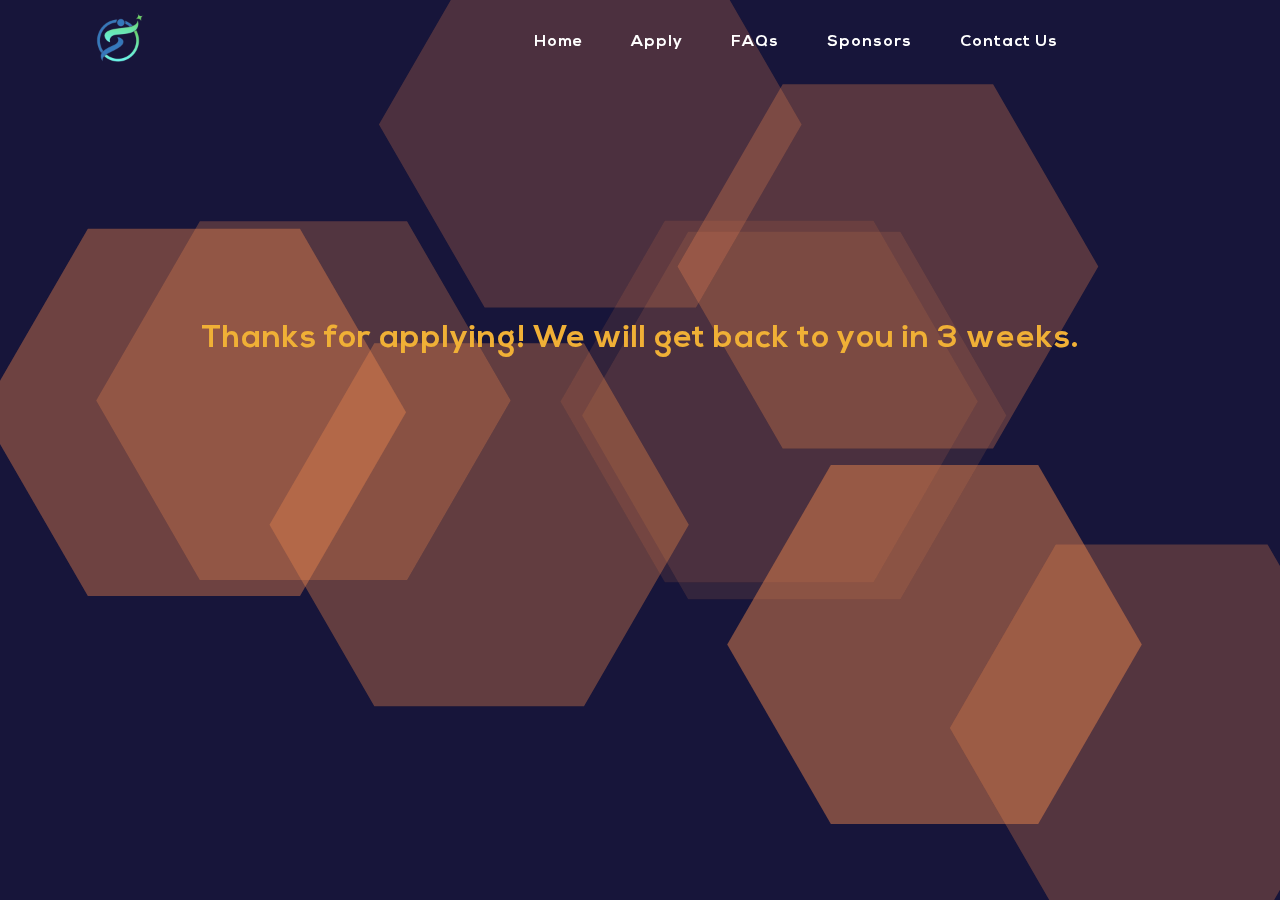
<file: thanks.html>
<!DOCTYPE html>
<html lang="en">

	<head>

		<meta charset="utf-8">
		<meta name="viewport" content="width=device-width, initial-scale=1, shrink-to-fit=no, minimum-scale=1.0, maximum-scale=1.0, user-scalable=no">


		<title>INFOTHON 2023</title>

		<!-- Bootstrap core CSS -->
		<link href="vendor/bootstrap/css/bootstrap.min.css" rel="stylesheet">

		<!-- Custom fonts for this template -->
		<link href="vendor/fontawesome-free/css/all.min.css" rel="stylesheet">
		<link href="https://fonts.googleapis.com/css?family=Varela+Round" rel="stylesheet">
		<link href="https://fonts.googleapis.com/css?family=Nunito:200,200i,300,300i,400,400i,600,600i,700,700i,800,800i,900,900i" rel="stylesheet">

		<!-- Custom styles for this template -->
		<link href="css/grayscale.min.css" rel="stylesheet">
		<link href="css/custom.css" rel="stylesheet">
		<!-- Favicon for CreatED 2020 -->
		<link rel="shortcut icon" type="image/x-icon" href="img/favicon_io/favicon.ico">

	</head>

	

	<body id="page-top">

		<nav class="navbar navbar-expand-lg navbar-light fixed-top" id="mainNav">
			<div id="navbar-container" class="container">
				<div id="navbar-top-menu">
					<div class="d-flex align-items-center justify-content-between">
						<a class="navbar-brand js-scroll-trigger" href="index.html">
							<div class="title-icon"></div>
						</a>
						<button class="navbar-toggler nexa" type="button" data-toggle="collapse" data-target="#navbarResponsive" aria-controls="navbarResponsive" aria-expanded="false" aria-label="Toggle navigation">
							Menu
							<i class="fas fa-bars"></i>
						</button>
					</div>
				</div>
				<div class="collapse navbar-collapse" id="navbarResponsive">
					<ul id="navbar-buttons" class="navbar-nav ml-auto">
						<li class="nav-item">
							<a class="nav-link js-scroll-trigger nexa" href="index.html">Home</a>
						</li>
						<li class="nav-item">
							<a class="nav-link js-scroll-trigger nexa" href="http://infothon2023.devfolio.co">Apply</a>
						</li>
						<li class="nav-item">
							<a class="nav-link js-scroll-trigger nexa" href="faqs.html">FAQs</a>
						</li>
						<li class="nav-item">
							<a class="nav-link js-scroll-trigger nexa" href="sponsors.html">Sponsors</a>
						</li>
							<!--<li class="nav-item">
							<a class="nav-link js-scroll-trigger nexa" href="workshops.html">Workshops</a>
						</li>-->
						<li class="nav-item" id="team">
							<a class="nav-link js-scroll-trigger nexa" href="contactus.html">Contact Us</a>
						</li>
					</ul>
				</div>
			</div>
		</nav>
	
		<div id="particles-js"></div>
		
		<section class="text-center">
	
			<section>
			
			  <h1 class="sub-heading diagonal-text orange" style="padding: 10em 0 10em 0;">Thanks for applying! We will get back to you in 3 weeks. </h1>
			  
			</section>
		
		</section>

		<!-- Bootstrap core JavaScript -->
		<script src="vendor/jquery/jquery.min.js"></script>
		<script src="vendor/bootstrap/js/bootstrap.bundle.min.js"></script>

		<!-- Plugin JavaScript -->
		<script src="vendor/jquery-easing/jquery.easing.min.js"></script>

		<!-- Custom scripts for this template -->
		<script src="js/grayscale.js"></script>

		<!-- Custom javascript -->
		<script src="js/custom.js"></script>

		<!-- Particle library -->
		<script src="particles/particles.js"></script>
		<script src="particles/app.js"></script>

	</body>

</html>
</file>
<file: css/custom.css>
.button-container{
  display: flex;
  justify-content: space-around;
  margin: 100px;
}
#principal{
  white-space: nowrap;
  overflow: hidden;
  text-overflow: ellipsis;
}
#size{
  border-radius: 4px;
  padding: 5px;
  width: 150px;
}
#center{
  display: flex;
  justify-content: center;
  align-items: center;
  flex-direction: column;
}
body {
  margin: 0;
  padding: 0;
  background: #17153a;
}

#particles-js { 
    width: 100%;
    height: 100%;
    position: fixed;
    z-index: -10;
    top: 0;
    left: 0;
	background-color: #17153a; 
	background-image: url(""); 
	background-repeat: no-repeat; 
	background-size: cover; 
	-webkit-background-size: cover;
	-moz-background-size: cover;
	-o-background-size: cover;
}

.sub-heading-title {
	padding: 6em 0 2em 0;
}

.vertical-padding {
	padding: 6em 0 6em 0;
}

.diagonal-section {
	z-index: 30; 
	position: relative;
	opacity: 0.9;
	transform: skewY(-2deg); 
	-ms-transform: skewY(-2deg); 
	-webkit-transform: skewY(-2deg);
}

.footer-section {
	margin-top: -2em;
	padding: 2em 0 2em 0;
	opacity: 1;
}

.foreground {
	z-index: 3;
	position: relative;
}

.white-bg {
	background: white; 
}

.transparent-bg {
	background: transparent; 
}

.black-bg {
	background: black;
}

.diagonal-section-content {
	padding: 5em 0 5em 0; 
	transform: skewY(2deg); 
	-ms-transform: skewY(2deg); 
	-webkit-transform: skewY(2deg);
}

header, section {
	z-index: 3;
	position: relative;
	overflow: hidden;	
}

.dark-blue-bg {
  background: transparent;
}

.faq-bubble {
  padding-bottom: 2em;
}

.zoom {
  transition: transform 0.2s; /* Animation */
}

.zoom:hover {
  transform: scale(
    1.1
  ); /* (150% zoom - Note: if the zoom is too large, it will go outside of the viewport) */
}

.descriptor {
  margin-bottom: 1em;
}

.img-box {
  display: inline-block;
  width: 75%;
}

.top-borders {
  border-top-right-radius: 3em;
  border-top-left-radius: 3em;
}

.bottom-borders {
  border-bottom-right-radius: 3em;
  border-bottom-left-radius: 3em;
}

.workshop-item {
  width: 100%;
  height: 100%;
  border-radius: 6em;
  overflow: hidden;
}

.border-box {
  margin-bottom: 2em;
}

.workshop-item-image {
  border: 0;
}

.workshop-item-textbox {
  padding: 3% !important;
  background-color: #161616 !important;
  border: 0;
}

.column {
  float: left;
  width: 33.3%;
  margin-bottom: 16px;
  padding: 0 8px;
}

.image-showcase {
	z-index: 3;
	position: relative;
}

@media (min-width: 991.98px) {
	#team {
		margin-right: 7em;
	}
}
@media (max-width: 1200px) {
	.front-image-box {
		margin-bottom: 7em;
	}
	.first-image {
		margin-bottom: 8em;
	}
}

.card {
  box-shadow: 0 4px 8px 0 rgba(0, 0, 0, 0.2);
}

.container {
  padding: 0 16px;
}

.container::after,
.row::after {
  content: "";
  clear: both;
  display: table;
}

.title {
  color: grey;
}

.col-xl-4 {
  margin-bottom: 1em;
  align-items: center;
  
}

.team-card {
  height: 100%;
}

.team-image {
  border-top-right-radius: 3em;
  border-top-left-radius: 3em;
}

.team-textbox {
  height:auto;
  background: black;
  border-bottom-right-radius: 3em;
  border-bottom-left-radius: 3em;
}

.team-name {
  padding: 0.5em;
  margin: 0;
}

.team-study {
}

.team-social {
  padding-bottom: 0.5em;
}

.social-button {
  margin: 0.5em;
}

.accessible {
  position: relative;
  z-index: 2;
}

.custom-tooltip {
  position: relative;
  display: inline;
}

.custom-tooltip .custom-tooltiptext {
  visibility: hidden;
  width: 100%;
  background-color: black;
  color: #fff;
  text-align: center;
  border-radius: 6px;
  padding: 5px 0;
  position: absolute;
  z-index: 1;
  top: 280%;
  left: 15%;
  margin-left: -60px;
}

.custom-tooltip .custom-tooltiptext::after {
  content: "";
  position: absolute;
  bottom: 100%;
  left: 50%;
  margin-left: -5px;
  border-width: 5px;
  border-style: solid;
  border-color: transparent transparent black transparent;
}

.custom-tooltip:hover .custom-tooltiptext {
  visibility: visible;
}

#mlh-trust-badge {
	display:block;
	max-width:120px!important;
	min-width:50px!important;
	position:fixed;
	/* ---- This number is very important so menu doesn't overlap ---- */
	right:10px!important;
	top:0;
	width:10%;
	z-index:10000
}

/* ---- Mobile only styling ---- */
@media (max-width: 991.98px) {
	.navbar-toggler {
		margin-right: 4em!important;
	}
  nav {
    width: 100%;
  }

  #navbar-container,
  #navbar-top-menu {
    width: 100%;
  }

  .subscribe-for-updates {
    font-size: 3.5vw !important;
  }

  .container {
    width: 100%;
  }

  .navbar-toggler {
    align-self: inherit;
    position: initial;
  }

  .navbar-brand {
    display: inline-flex;
  }

  #mainNav {
    background-color: transparent;
  }

  .navbar {
    padding: 0;
  }
  .navbar-collapse {
    width: 100%;
  }

  .projects-section .project-text {
    padding: 3% !important;
  }
  
  .project-text {
    padding: 3% !important;
  }

  #mainNav .navbar-toggler {
    color: #F0B036;
    border: 2px solid #ccc;
    border-radius: 30px;
  }
  
  #mainNav .navbar-toggler:hover, #mainNav .navbar-toggler:focus {
    color: #F0B036;
    border-color: #F0B036;
  }

  #mainNav .navbar-toggler:active {
    color: #A07524;
    border-color: #A07524;
  }

  #mainNav.navbar-shrink .nav-link {
    text-align: center;
  }

  #navbar-buttons li {
    border-top: 1px solid white;
    border-bottom: 1px solid white;
  }

  .btn-primary {
    margin-bottom: 50px !important;
  }
}

.subscribe-for-updates {
  font-size: 2vw;
}

/* ---- Prevent user from being able to double click ---- */
.no-select {
  -webkit-user-select: none; /* webkit (safari, chrome) browsers */
  -moz-user-select: none; /* mozilla browsers */
  -khtml-user-select: none; /* webkit (konqueror) browsers */
  -ms-user-select: none; /* IE10+ */
}

#mainNav .nav-link {
  -webkit-text-fill-color: white;
  padding: 1.5rem 1.5rem 1.25rem;
  border: 0;
}

#mainNav .nav-link:hover {
  -webkit-text-fill-color: white;
}

#mainNav .navbar-brand {
  -webkit-text-fill-color: white;
}

#mainNav {
  border-bottom: 1px solid rgba(0, 0, 0, 0);
  transition: 0.5s ease-in-out;
}

#mainNav.navbar-shrink {
  background-color: rgba(0, 0, 0, 0.8);
  border-bottom: 1px solid white;
  transition: 0.5s ease-in-out;
}

#mainNav.navbar-shrink .nav-link {
  color: #161616;
  padding: 1.5rem 1.5rem 1.25rem;
  border: 0;
}

#mainNav.navbar-shrink .nav-link.active {
  -webkit-text-fill-color: rgba(255, 255, 255, 1);
  border: 0;
}

.title-icon {
  width: 64px;
  height: 64px;
  background: url("../img/favicon_io/info.png");
  background-size: 64px 64px;
}

.hidden-anchor {
  position: relative;
  top: -15px;
}

/* ---- Custom title font ---- */
@font-face {
  font-family: "Title";
  src: url("../fonts/NexaBold.eot"); /* IE9 Compat Modes */
  src: url("../font/NexaBold.woff2") format("woff2"),
    /* Modern Browsers */ url("../font/NexaBold.woff") format("woff"),
    /* Modern Browsers */ url("../fonts/NexaBold.svg") format("svg"),
    /* Legacy iOS */ url("../fonts/NexaBold.ttf") format("truetype"),
    /* Safari, Android, iOS */ url("../fonts/NexaBold.eot?#iefix")
      format("embedded-opentype"),
    url("../fonts/NexaBold.otf") format("opentype"); /* Open Type Font */
  font-weight: normal;
  font-style: normal;
}

@font-face {
  font-family: "ProximaRegular";
  src: url("../font/ProximaNovaRegular.otf");
  font-weight: normal;
  font-size: normal;
}

@font-face {
  font-family: "SubBtnText";
  src: url("../font/ProximaNovaBold.otf");
  font-weight: normal;
  font-size: normal;
}

.inline {
  display: inline-block;
}

.projects-section .project-text hr {
  border-color: #32adff;
}

.projects-section .project-text {
  padding: 10%;
}

.masthead h2,
.sub-heading {
  text-align: center;
  font-family: "Title";
  color: white;
  font-size: 2rem;
}
p {
	margin: 0;
}

.nexa {
	font-family: "Title";
}

.black {
	color: #000 !important;
}


.orange, .orange-hover {
	color: #F0B036 !important;
}

.orange-hover:focus, .orange-hover:hover {
    text-decoration: none;
	color: #A07524 !important;
}

.blue {
	color: #64a19d !important;
}

.white {
	color: #fff !important;
}

.masthead h1,
.title-text {
  font-family: "Title";
  text-align: center;
  opacity: 1;
  background: url("../img/title-scrolling.png");
  background-repeat: repeat-x;
  -webkit-background-clip: text;
  -webkit-text-fill-color: transparent;
  animation: animate 150s linear infinite;
}
@keyframes animate {
  from {
    background-position: 0 0;
  }
  /*use negative width if you want it to flow right to left else and positive for left to right*/
  to {
    background-position: -10000px 0;
  }
}

.mb-5,
.my-5 {
  margin-bottom: 2rem !important;
}

@media (min-width: 992px) {
  .masthead h2 {
    max-width: 40rem;
    font-size: 2rem;
  }
}

/* ---- Button css ---- */
.btn-primary {
  background-color: rgba(240, 176, 54);
  padding-top: 0.5rem;
  padding-bottom: 0.5rem;
  border-radius: 30px;
  color: black;
  margin: 0 8px;
  font-family: "SubBtnText";
  font-size: 1.5rem;
  text-transform: none;
  letter-spacing: 0px;
}

.btn-primary:hover {
  background-color: rgba(240, 176, 54, 0.5);
  color: black;
}

.btn-primary:focus {
  background-color: rgba(240, 176, 54, 0.3) !important;
  color: #888;
}

.btn-primary:active {
  background-color: rgba(240, 176, 54, 0.5) !important;
  color: #888 !important;
}

/* ---- Description text ---- */
.text-white-50 {
  color: white !important;
}

.card {
  border-radius: 50px;
}

#inputEmail {
  border-radius: 30px;
}
.masthead {
  z-index: 3;
  position: relative;
  width: 100%;
  height: auto;
  min-height: 35rem;
  padding-top: 10rem;
  background: url("");
  background-position: center;
  background-repeat: no-repeat;
  background-attachment: scroll;
  background-size: cover;
}

/* nav bar */
.nav-item {
  font-family: "ProximaRegular";
}

/* Schedule*/
#schedSat {
  display: inline-block;
}
#schedSun {
  display: inline-block;
}
.schedule .table {
  border-left: #1f1f1f 0.8rem solid;
  overflow-wrap: normal;
  margin-top: 10px;
}

.schedule{
  margin-top: 20px;
}

.table th {
  text-align: center;
  overflow-wrap: normal;
  
}

.table td {
  
}

.table tbody tr td {
  vertical-align: middle;
  font-weight: 900;
  font-size: 1.0rem;
  width: 180px;
}

.schedule header div {
    font-family: "Title";
    font-size: 6rem;
    text-align: right;
    vertical-align: middle;
    text-transform: capitalize;
}

/* Sponsors */

.diagonal {
  position: absolute;
  top: 0;
  bottom: 0;
  right: 0;
  left: 0;
  width: 100%;
  height: 100%;
  transform: skewY(-2deg);
  transform-origin: top left;
}

.diagonal-top {
  position: absolute;
  top: 0;
  bottom: 0;
  right: 0;
  left: 0;
  width: 100%;
  height: 100%;
  transform: skewY(-2deg);
  transform-origin: bottom right;
}

.diagonal-text {
  position: relative;
  text-align: center;
}

.sponsors-container {
  padding: 1rem 30px 1.5rem;
  background: white;
}

.sponsor-tier {
  color: #;
}

.sponsor-img-container {
  padding-bottom: 8em;
}

.sponsors-img {
  width: 20%;
  height: 30%;
  margin: 2rem;
  margin-bottom: 1rem;
  vertical-align: middle;
}

@media screen and (max-width: 480px) {
  .sponsors-img-container {
    width: 100%;
  }
  .sponsors-img {
    width: 60%;
  }
}

@media screen and (max-width: 800px) and (min-width: 600px) {
  .sponsors-img-container {
    width: 33%;
  }
  .sponsors-img {
    width: 30%;
  }
}

.mb-5,
.my-5 {
  margin-bottom: 0 !important;
}

#mainNav .nav-link:hover {
    -webkit-text-fill-color: rgba(240, 176, 54) !important;
}

#mainNav .navbar-nav .nav-item:hover {
    color: rgba(240, 176, 54) !important;
}

#mainNav.navbar-shrink .nav-link:hover {
    color: rgba(240, 176, 54) !important;
}
</file>
<file: css/grayscale.min.css>
/*!
 * Start Bootstrap - Grayscale v5.0.9 (https://startbootstrap.com/template-overviews/grayscale)
 * Copyright 2013-2020 Start Bootstrap
 * Licensed under MIT (https://github.com/BlackrockDigital/startbootstrap-grayscale/blob/master/LICENSE)
 */
#mainNav {
    min-height: 56px;
    background-color: #fff
}

#mainNav .navbar-toggler {
    font-size: 80%;
    padding: .75rem;
    color: #64a19d;
    border: 1px solid #64a19d
}

#mainNav .navbar-toggler:focus {
    outline: 0
}

#mainNav .navbar-brand {
    color: #161616;
    font-weight: 700;
    padding: .9rem 0
}

#mainNav .navbar-nav .nav-item:hover {
    color: fade(white, 80%);
    outline: 0;
    background-color: transparent
}

#mainNav .navbar-nav .nav-item:active,
#mainNav .navbar-nav .nav-item:focus {
    outline: 0;
    background-color: transparent
}

@media (min-width:992px) {
    #mainNav {
        padding-top: 0;
        padding-bottom: 0;
        border-bottom: none;
        background-color: transparent;
        transition: background-color .3s ease-in-out
    }

    #mainNav .navbar-brand {
        padding: .5rem 0;
        color: rgba(255, 255, 255, .5)
    }

    #mainNav .nav-link {
        transition: none;
        padding: 2rem 1.5rem;
        color: rgba(255, 255, 255, .5)
    }

    #mainNav .nav-link:hover {
        color: rgba(255, 255, 255, .75)
    }

    #mainNav .nav-link:active {
        color: #fff
    }

    #mainNav.navbar-shrink {
        background-color: #fff
    }

    #mainNav.navbar-shrink .navbar-brand {
        color: #161616
    }

    #mainNav.navbar-shrink .nav-link {
        color: #161616;
        padding: 1.5rem 1.5rem 1.25rem;
        border-bottom: .25rem solid transparent
    }

    #mainNav.navbar-shrink .nav-link:hover {
        color: #64a19d
    }

    #mainNav.navbar-shrink .nav-link:active {
        color: #467370
    }

    #mainNav.navbar-shrink .nav-link.active {
        color: #64a19d;
        outline: 0;
        border-bottom: .25rem solid #64a19d
    }
}

.masthead {
    position: relative;
    width: 100%;
    height: auto;
    min-height: 35rem;
    padding: 15rem 0;
    background: linear-gradient(to bottom, rgba(22, 22, 22, .3) 0, rgba(22, 22, 22, .7) 75%, #161616 100%), url(../img/bg-masthead.jpg);
    background-position: center;
    background-repeat: no-repeat;
    background-attachment: scroll;
    background-size: cover
}

.masthead h1 {
    font-family: 'Varela Round';
    font-size: 2.5rem;
    line-height: 2.5rem;
    letter-spacing: .8rem;
    background: -webkit-linear-gradient(rgba(255, 255, 255, .9), rgba(255, 255, 255, 0));
    -webkit-text-fill-color: transparent;
    -webkit-background-clip: text
}

.masthead h2 {
    max-width: 20rem;
    font-size: 1rem
}

@media (min-width:768px) {
    .masthead h1 {
        font-size: 4rem;
        line-height: 4rem
    }
}

@media (min-width:992px) {
    .masthead {
        height: 100vh;
        padding: 0
    }

    .masthead h1 {
        font-size: 6.5rem;
        line-height: 6.5rem;
        letter-spacing: .8rem
    }

    .masthead h2 {
        max-width: 30rem;
        font-size: 1.25rem
    }
}

.btn {
    box-shadow: 0 .1875rem .1875rem 0 rgba(0, 0, 0, .1) !important;
    padding: 1.25rem 2rem;
    font-family: 'Varela Round';
    font-size: 80%;
    text-transform: uppercase;
    letter-spacing: .15rem;
    border: 0
}

.btn-primary {
    background-color: #64a19d
}

.btn-primary:hover {
    background-color: #4f837f
}

.btn-primary:focus {
    background-color: #4f837f;
    color: #fff
}

.btn-primary:active {
    background-color: #467370 !important
}

.about-section {
    padding-top: 10rem;
    background: linear-gradient(to bottom, #161616 0, rgba(22, 22, 22, .9) 75%, rgba(22, 22, 22, .8) 100%)
}

.about-section p {
    margin-bottom: 5rem
}

.projects-section {
    padding: 10rem 0
}

.projects-section .featured-text {
    padding: 2rem
}

@media (min-width:992px) {
    .projects-section .featured-text {
        padding: 0 0 0 2rem;
        border-left: .5rem solid #64a19d
    }
}

.projects-section .project-text {
    padding: 3rem;
    font-size: 90%
}

@media (min-width:992px) {
    .projects-section .project-text {
        padding: 5rem
    }

    .projects-section .project-text hr {
        border-color: #64a19d;
        border-width: .25rem;
        width: 30%
    }
}

.signup-section {
    padding: 10rem 0;
    background: linear-gradient(to bottom, rgba(22, 22, 22, .1) 0, rgba(22, 22, 22, .5) 75%, #161616 100%), url(../img/bg-signup.jpg);
    background-position: center;
    background-repeat: no-repeat;
    background-attachment: scroll;
    background-size: cover
}

.signup-section .form-inline input {
    box-shadow: 0 .1875rem .1875rem 0 rgba(0, 0, 0, .1) !important;
    padding: 1.25rem 2rem;
    height: auto;
    font-family: 'Varela Round';
    font-size: 80%;
    text-transform: uppercase;
    letter-spacing: .15rem;
    border: 0
}

.contact-section {
    padding: 5rem 0 0
}

.contact-section .card {
    border: 0;
    border-bottom: .25rem solid #64a19d
}

.contact-section .card h4 {
    font-size: .8rem;
    font-family: 'Varela Round';
    text-transform: uppercase;
    letter-spacing: .15rem
}

.contact-section .card hr {
    border-color: #64a19d;
    border-width: .25rem;
    width: 3rem
}

.contact-section .social {
    margin-top: 5rem
}

.contact-section .social a {
    text-align: center;
    height: 3rem;
    width: 3rem;
    background: rgba(255, 255, 255, .1);
    border-radius: 100%;
    line-height: 3rem;
    color: rgba(255, 255, 255, .3)
}

.contact-section .social a:hover {
    color: rgba(255, 255, 255, .5)
}

.contact-section .social a:active {
    color: #fff
}

body {
    font-family: Nunito;
    letter-spacing: .0625em
}

a {
    color: #64a19d
}

a:focus,
a:hover {
    text-decoration: none;
    color: #3c6360
}

.bg-black {
    background-color: #161616 !important
}

.bg-primary {
    background-color: #64a19d !important
}

.text-primary {
    color: #64a19d !important
}

footer {
    padding: 5rem 0
}
</file>
